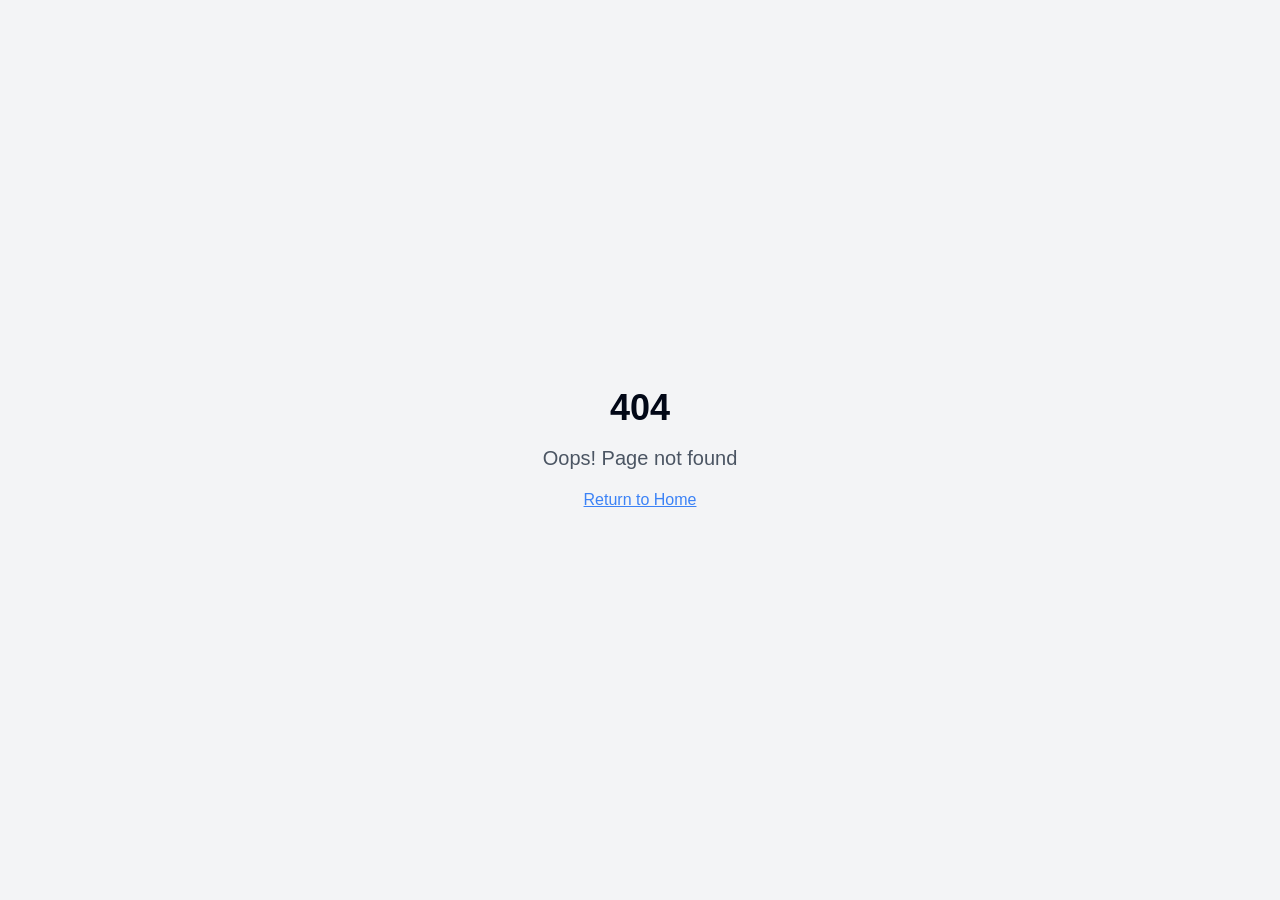
<file: index.html>
<!DOCTYPE html>
<html lang="pt-BR">
  <head>
    <meta charset="UTF-8" />
    <meta name="viewport" content="width=device-width, initial-scale=1.0" />
    <title>Capibots - Equipe de Robótica Infantil</title>
    <meta name="description" content="Equipe Capibots - Unidos como capivaras, espertos como robôs! Robótica educacional para crianças de 9 e 10 anos." />
    <meta name="author" content="Equipe Capibots" />
    <meta name="keywords" content="robótica, educação, crianças, STEM, tecnologia, TBR 2025" />

    <meta property="og:title" content="Capibots - Equipe de Robótica Infantil" />
    <meta property="og:description" content="Unidos como capivaras, espertos como robôs! Conheça nossa equipe de robótica educacional." />
    <meta property="og:type" content="website" />
    <meta property="og:image" content="https://lovable.dev/opengraph-image-p98pqg.png" />

    <meta name="twitter:card" content="summary_large_image" />
    <meta name="twitter:site" content="@equipecapibots" />
    <meta name="twitter:image" content="https://lovable.dev/opengraph-image-p98pqg.png" />

    <link rel="icon" href="/lovable-uploads/b61c479b-20cc-4f10-a78f-3e1eed742e8e.png" type="image/png">
    <script type="module" crossorigin src="/assets/index-CT6quVbf.js"></script>
    <link rel="stylesheet" crossorigin href="/assets/index-l_AFDNn7.css">
  </head>

  <body>
    <div id="root"></div>
  </body>
</html>
</file>
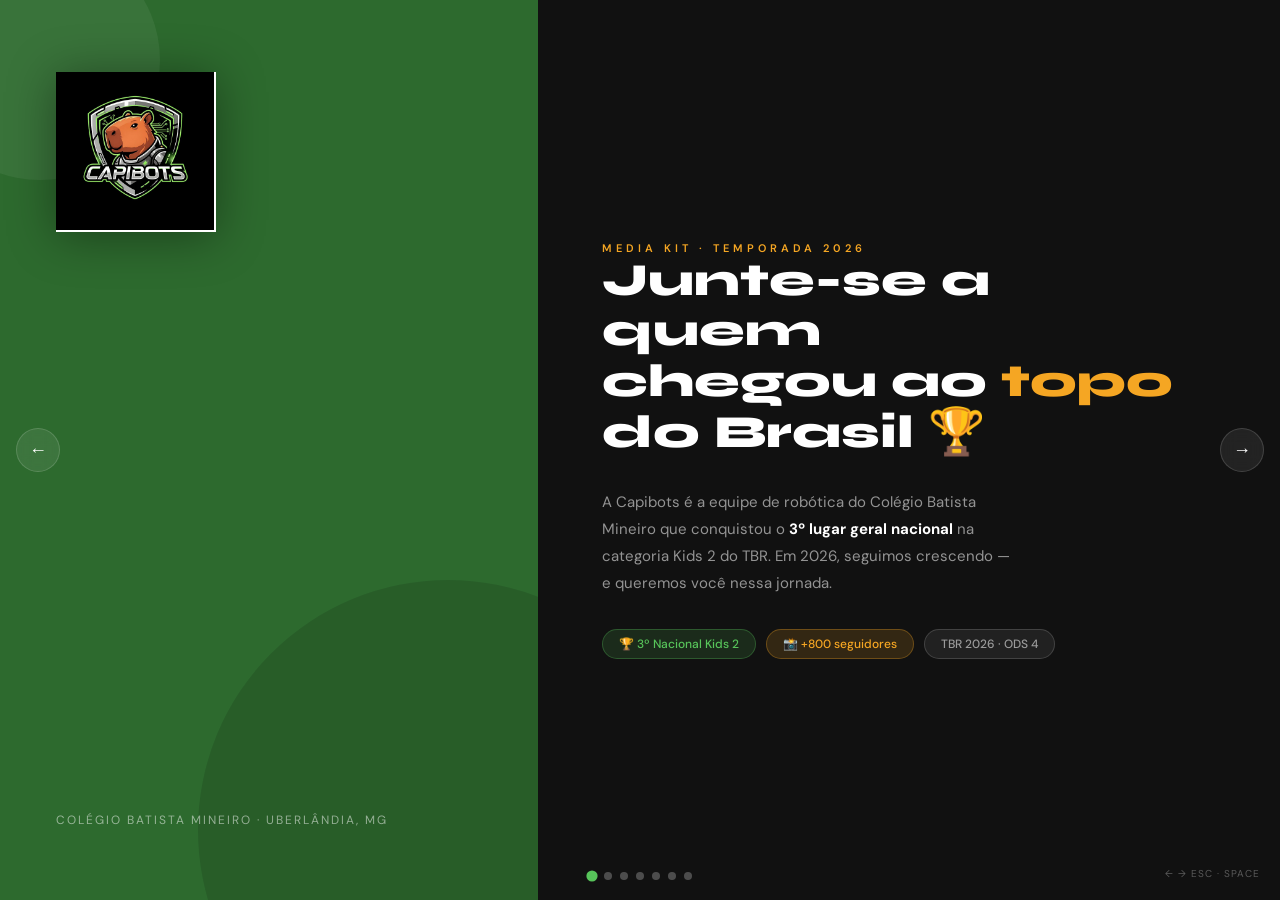
<file: mediakit/2026/index.html>
<!DOCTYPE html>
<html lang="pt-BR">
<head>
<meta charset="UTF-8">
<meta name="viewport" content="width=device-width, initial-scale=1.0">
<title>Media Kit Capibots 2026</title>
<link href="https://fonts.googleapis.com/css2?family=Syne:wght@400;600;700;800&family=DM+Sans:ital,wght@0,300;0,400;0,500;1,300&display=swap" rel="stylesheet">
<style>
*,*::before,*::after{box-sizing:border-box;margin:0;padding:0}
:root{
  --green:#2D6A2E;--green-light:#57C45A;--orange:#E07B1A;--orange-light:#F5A623;
  --cream:#FDF8F0;--dark:#111111;--gray:#5A5A5A;
  --master:#0D0D1A;--ouro:#C8960C;--prata:#6B7280;--bronze:#9B5B2A;
}
html,body{width:100%;height:100%;overflow:hidden;font-family:'DM Sans',sans-serif;background:#000;color:#fff}

/* ═══ PRESENTATION SHELL ═══ */
#presentation{
  width:100vw;height:100vh;position:relative;overflow:hidden;
}
.slide{
  position:absolute;inset:0;
  display:flex;flex-direction:column;
  opacity:0;pointer-events:none;
  transition:opacity 0.55s ease, transform 0.55s ease;
  transform:translateX(60px);
  overflow:hidden;
}
.slide.active{opacity:1;pointer-events:all;transform:translateX(0)}
.slide.exit-left{opacity:0;transform:translateX(-60px)}

/* NAV CONTROLS */
#nav-prev,#nav-next{
  position:fixed;top:50%;z-index:200;
  background:rgba(255,255,255,0.08);border:1px solid rgba(255,255,255,0.15);
  color:white;cursor:pointer;font-size:18px;
  width:44px;height:44px;border-radius:50%;
  display:flex;align-items:center;justify-content:center;
  transform:translateY(-50%);
  transition:background 0.2s;
  backdrop-filter:blur(8px);
}
#nav-prev{left:16px}#nav-next{right:16px}
#nav-prev:hover,#nav-next:hover{background:rgba(255,255,255,0.18)}

#slide-counter{
  position:fixed;bottom:20px;left:50%;transform:translateX(-50%);
  z-index:200;display:flex;gap:8px;align-items:center;
}
.dot{
  width:8px;height:8px;border-radius:50%;
  background:rgba(255,255,255,0.25);cursor:pointer;
  transition:all 0.3s;border:none;
}
.dot.active{background:var(--green-light);transform:scale(1.4)}

#progress{
  position:fixed;top:0;left:0;height:3px;
  background:linear-gradient(90deg,var(--green),var(--orange));
  z-index:300;transition:width 0.4s ease;
}

/* ═══════════════════════════
   SLIDE 1 — CAPA
═══════════════════════════ */
.s1{
  background:var(--dark);
  flex-direction:row;
}
.s1-left{
  width:42%;background:var(--green);
  display:flex;flex-direction:column;justify-content:space-between;
  padding:72px 56px;position:relative;overflow:hidden;flex-shrink:0;
}
.s1-left::before{
  content:'';position:absolute;
  width:500px;height:500px;border-radius:50%;
  background:rgba(0,0,0,0.12);bottom:-180px;right:-160px;
}
.s1-left::after{
  content:'';position:absolute;
  width:240px;height:240px;border-radius:50%;
  background:rgba(255,255,255,0.06);top:-60px;left:-80px;
}
.s1-logo{position:relative;z-index:2;display:flex;flex-direction:column;align-items:flex-start;gap:16px}
.s1-logo img{width:160px;height:160px;object-fit:contain;filter:drop-shadow(0 4px 24px rgba(0,0,0,0.4))}
.s1-school{position:relative;z-index:2;font-size:12px;letter-spacing:2px;text-transform:uppercase;color:rgba(255,255,255,0.5)}
.s1-right{
  flex:1;display:flex;flex-direction:column;justify-content:center;
  padding:72px 64px;gap:32px;
}
.s1-label{font-size:11px;letter-spacing:4px;text-transform:uppercase;color:var(--orange-light);font-weight:600}
.s1-headline{font-family:'Syne',sans-serif;font-size:46px;font-weight:800;line-height:1.1;color:white}
.s1-headline span{color:var(--orange-light)}
.s1-desc{font-size:15px;line-height:1.8;color:rgba(255,255,255,0.55);max-width:420px}
.s1-badges{display:flex;flex-wrap:wrap;gap:10px}
.badge{padding:6px 16px;border-radius:20px;font-size:12px;font-weight:500}
.bg{background:rgba(87,196,90,0.15);color:var(--green-light);border:1px solid rgba(87,196,90,0.3)}
.bo{background:rgba(245,166,35,0.15);color:var(--orange-light);border:1px solid rgba(245,166,35,0.3)}
.bw{background:rgba(255,255,255,0.07);color:rgba(255,255,255,0.55);border:1px solid rgba(255,255,255,0.15)}

/* ═══════════════════════════
   SLIDE 2 — QUEM SOMOS
═══════════════════════════ */
.s2{background:#fff;color:var(--dark);flex-direction:column;justify-content:center;padding:60px 80px}
.sec-label{font-size:11px;letter-spacing:4px;text-transform:uppercase;color:var(--orange);font-weight:600;margin-bottom:14px}
.sec-title{font-family:'Syne',sans-serif;font-size:44px;font-weight:800;line-height:1.1;color:var(--dark);margin-bottom:36px}
.sec-title .hl{color:var(--green)}
.s2-grid{display:grid;grid-template-columns:1.1fr 0.9fr;gap:60px;align-items:start}
.quem-text{font-size:15px;line-height:1.75;color:var(--gray);margin-bottom:20px}
.stats{display:grid;grid-template-columns:1fr 1fr;gap:16px;margin-top:8px}
.stat-card{background:var(--cream);border-radius:14px;padding:20px;border-left:4px solid var(--green)}
.stat-n{font-family:'Syne',sans-serif;font-size:32px;font-weight:800;color:var(--green);line-height:1}
.stat-l{font-size:12px;color:var(--gray);margin-top:3px}
.values{display:flex;flex-direction:column;gap:14px}
.vi{display:flex;align-items:flex-start;gap:14px;padding:14px 16px;border-radius:12px;background:var(--cream)}
.vi-icon{width:38px;height:38px;border-radius:9px;background:var(--green);display:flex;align-items:center;justify-content:center;font-size:17px;flex-shrink:0}
.vi-t{font-weight:600;font-size:13px;margin-bottom:2px;color:var(--dark)}
.vi-d{font-size:12px;color:var(--gray);line-height:1.4}

/* ═══════════════════════════
   SLIDE 3 — CONQUISTAS
═══════════════════════════ */
.s3{background:var(--dark);color:white;padding:52px 80px;flex-direction:column;justify-content:center}
.s3-grid{display:grid;grid-template-columns:1fr 1fr 1fr;grid-template-rows:auto auto;gap:18px;margin-top:28px}
.tc{border-radius:18px;padding:26px 24px;position:relative;overflow:hidden;transition:transform 0.25s}
.tc:hover{transform:translateY(-3px)}
.tc.nat{
  background:linear-gradient(135deg,#1A1A2E,#0D0D1A);
  border:1px solid rgba(200,150,12,0.5);
  grid-column:1/-1;display:grid;grid-template-columns:auto 1fr;gap:36px;align-items:center;
  padding:32px 36px;
}
.tc.int{background:linear-gradient(135deg,#1E3A1E,#122012);border:1px solid rgba(87,196,90,0.3)}
.tc.reg{background:linear-gradient(135deg,#2D2010,#1A1000);border:1px solid rgba(245,166,35,0.35)}
.tc.ext{background:rgba(255,255,255,0.04);border:1px solid rgba(255,255,255,0.1)}
.tc-icon{font-size:52px}
.tc-icon.big{font-size:88px}
.nat-badge{
  display:inline-flex;align-items:center;gap:8px;
  background:rgba(200,150,12,0.15);border:1px solid rgba(200,150,12,0.4);
  color:var(--ouro);font-size:10px;font-weight:700;letter-spacing:2px;text-transform:uppercase;
  padding:5px 12px;border-radius:20px;margin-bottom:12px;
}
.tc-place{font-size:10px;letter-spacing:3px;text-transform:uppercase;color:var(--orange-light);margin-bottom:6px;font-weight:500}
.tc-name{font-family:'Syne',sans-serif;font-size:20px;font-weight:700;line-height:1.2;margin-bottom:6px}
.tc-name.big{font-size:30px}
.tc-desc{font-size:12px;color:rgba(255,255,255,0.5);line-height:1.5}

/* ═══════════════════════════
   SLIDE 4 — VISIBILIDADE
═══════════════════════════ */
.s4{background:var(--cream);color:var(--dark);padding:52px 80px;flex-direction:column;justify-content:center}
.s4-grid{display:grid;grid-template-columns:1fr 1fr;gap:48px;align-items:center;margin-top:28px}
.metrics{display:flex;flex-direction:column;gap:16px}
.mr{
  display:flex;align-items:center;gap:18px;
  padding:18px 22px;background:#fff;border-radius:14px;
  box-shadow:0 2px 12px rgba(0,0,0,0.06);
}
.mi{width:46px;height:46px;border-radius:11px;display:flex;align-items:center;justify-content:center;font-size:20px;flex-shrink:0}
.mi.ig{background:linear-gradient(135deg,#f09433,#e6683c,#dc2743,#cc2366,#bc1888)}
.mi.gr{background:linear-gradient(135deg,#2D6A2E,#4CAF50)}
.mi.tv{background:linear-gradient(135deg,#1A1A2E,#3A3A6E)}
.mi.sc{background:linear-gradient(135deg,#9B5B2A,#C8960C)}
.mv{font-family:'Syne',sans-serif;font-size:26px;font-weight:800;color:var(--dark);line-height:1}
.ml{font-size:12px;color:var(--gray);margin-top:2px}
.exp-box{background:var(--green);border-radius:22px;padding:36px;color:white}
.exp-t{font-family:'Syne',sans-serif;font-size:20px;font-weight:700;margin-bottom:18px}
.exp-i{display:flex;align-items:flex-start;gap:10px;margin-bottom:12px;font-size:13px;color:rgba(255,255,255,0.82);line-height:1.45}
.exp-i::before{content:"→";color:var(--orange-light);font-weight:700;flex-shrink:0;margin-top:1px}

/* ═══════════════════════════
   SLIDE 5 — COTAS
═══════════════════════════ */
.s5{background:#fff;color:var(--dark);padding:44px 72px 36px;flex-direction:column;justify-content:center}
.cotas{display:grid;grid-template-columns:repeat(4,1fr);gap:18px;margin-top:28px}
.cc{border-radius:18px;padding:24px 20px;display:flex;flex-direction:column;position:relative;overflow:hidden;transition:transform 0.25s,box-shadow 0.25s}
.cc:hover{transform:translateY(-5px);box-shadow:0 16px 36px rgba(0,0,0,0.12)}
.cc.master{background:var(--master);color:white}
.cc.ouro{background:linear-gradient(160deg,#FFF9E8,#FFF3CC);border:2px solid var(--ouro)}
.cc.prata{background:linear-gradient(160deg,#F5F6F7,#EAECEE);border:2px solid var(--prata)}
.cc.bronze{background:linear-gradient(160deg,#FDF0E8,#FAE0CC);border:2px solid var(--bronze)}
.ct{font-size:10px;letter-spacing:3px;text-transform:uppercase;font-weight:700;margin-bottom:5px}
.master .ct{color:var(--ouro)}.ouro .ct{color:var(--ouro)}.prata .ct{color:var(--prata)}.bronze .ct{color:var(--bronze)}
.cn{font-family:'Syne',sans-serif;font-size:26px;font-weight:800;line-height:1;margin-bottom:3px}
.master .cn{color:white}.ouro .cn{color:var(--ouro)}.prata .cn{color:var(--prata)}.bronze .cn{color:var(--bronze)}
.cv{font-size:10px;margin-bottom:12px;opacity:0.55;font-weight:500}
.cp{font-family:'Syne',sans-serif;font-size:32px;font-weight:800;line-height:1;margin-bottom:3px}
.master .cp{color:white}
.cpn{font-size:10px;opacity:0.45;margin-bottom:14px}
.cdiv{height:1px;background:rgba(0,0,0,0.08);margin:12px 0}
.master .cdiv{background:rgba(255,255,255,0.12)}
.cbs{list-style:none;display:flex;flex-direction:column;gap:9px;flex:1}
.cb{display:flex;align-items:flex-start;gap:7px;font-size:11.5px;line-height:1.35}
.master .cb{color:rgba(255,255,255,0.78)}
.cbd{width:15px;height:15px;border-radius:50%;display:flex;align-items:center;justify-content:center;font-size:8px;flex-shrink:0;margin-top:1px}
.master .cbd{background:rgba(200,150,12,0.2);color:var(--ouro)}
.ouro .cbd{background:rgba(200,150,12,0.18);color:var(--ouro)}
.prata .cbd{background:rgba(107,114,128,0.15);color:var(--prata)}
.bronze .cbd{background:rgba(155,91,42,0.15);color:var(--bronze)}
.crown-bg{position:absolute;top:-20px;right:-20px;font-size:80px;opacity:0.06;transform:rotate(15deg)}
.ctag{display:inline-block;margin-top:14px;padding:5px 12px;border-radius:20px;font-size:9px;font-weight:700;letter-spacing:1px;text-transform:uppercase;align-self:flex-start}
.master .ctag{background:rgba(200,150,12,0.18);color:var(--ouro)}
.s5-note{margin-top:16px;font-size:11px;color:var(--gray);text-align:center}

/* ═══════════════════════════
   SLIDE 6 — POR QUE APOIAR
═══════════════════════════ */
.s6{background:var(--green);color:white;padding:52px 80px;flex-direction:column;justify-content:center}
.s6 .sec-label{color:var(--orange-light)}
.s6 .sec-title{color:white}
.pq-grid{display:grid;grid-template-columns:repeat(3,1fr);gap:20px;margin-top:28px}
.pqc{background:rgba(255,255,255,0.08);border:1px solid rgba(255,255,255,0.13);border-radius:18px;padding:24px;backdrop-filter:blur(8px);transition:background 0.2s}
.pqc:hover{background:rgba(255,255,255,0.14)}
.pqi{font-size:32px;margin-bottom:12px}
.pqt{font-family:'Syne',sans-serif;font-size:16px;font-weight:700;margin-bottom:8px;color:white}
.pqd{font-size:13px;color:rgba(255,255,255,0.62);line-height:1.55}

/* ═══════════════════════════
   SLIDE 7 — CONTATO
═══════════════════════════ */
.s7{background:var(--dark);color:white;padding:60px 80px;flex-direction:column;justify-content:center}
.s7 .sec-label{color:var(--orange-light)}
.s7-grid{display:grid;grid-template-columns:1fr 1fr;gap:80px;align-items:center;margin-top:28px}
.s7-head{font-family:'Syne',sans-serif;font-size:40px;font-weight:800;line-height:1.1;margin-bottom:18px}
.s7-head .hl{color:var(--orange-light)}
.s7-desc{font-size:14px;color:rgba(255,255,255,0.48);line-height:1.7}
.s7-logo{display:flex;align-items:center;gap:18px;margin-top:28px}
.s7-logo img{width:72px;height:72px;object-fit:contain}
.s7-logoname{font-family:'Syne',sans-serif;font-size:22px;font-weight:800;color:white}
.s7-logosub{font-size:12px;color:rgba(255,255,255,0.38);letter-spacing:1.5px;text-transform:uppercase}
.links{display:flex;flex-direction:column;gap:14px}
.lnk{
  display:flex;align-items:center;gap:16px;padding:16px 22px;
  border-radius:13px;background:rgba(255,255,255,0.05);
  border:1px solid rgba(255,255,255,0.09);text-decoration:none;color:white;
  transition:background 0.2s,border-color 0.2s;font-size:14px;
}
.lnk:hover{background:rgba(255,255,255,0.1);border-color:rgba(255,255,255,0.2)}
.li{width:40px;height:40px;border-radius:9px;display:flex;align-items:center;justify-content:center;font-size:18px;flex-shrink:0}
.li.ig{background:linear-gradient(135deg,#f09433,#dc2743,#bc1888)}
.li.st{background:var(--green)}
.li.sk{background:var(--orange)}
.ll{font-size:10px;opacity:0.4;letter-spacing:1px;text-transform:uppercase}
.lv{font-weight:500;margin-top:1px}
.fn{margin-top:36px;padding-top:20px;border-top:1px solid rgba(255,255,255,0.07);font-size:11px;color:rgba(255,255,255,0.22);letter-spacing:0.5px}

/* ════════ KEYBOARD HINT ════════ */
#keyhint{
  position:fixed;bottom:20px;right:20px;z-index:300;
  font-size:10px;color:rgba(255,255,255,0.3);letter-spacing:1px;
  pointer-events:none;
}
</style>
</head>
<body>

<div id="progress"></div>
<button id="nav-prev" onclick="changeSlide(-1)">&#8592;</button>
<button id="nav-next" onclick="changeSlide(1)">&#8594;</button>
<div id="slide-counter"></div>
<div id="keyhint">← → ESC · SPACE</div>

<div id="presentation">

<!-- ══ SLIDE 1: CAPA ══ -->
<section class="slide s1 active" data-idx="0">
  <div class="s1-left">
    <div class="s1-logo">
      <img src="[data-uri]" alt="Capibots Logo">
    </div>
    <div class="s1-school">Colégio Batista Mineiro · Uberlândia, MG</div>
  </div>
  <div class="s1-right">
    <div>
      <div class="s1-label">Media Kit · Temporada 2026</div>
      <h1 class="s1-headline">Junte-se a quem<br>chegou ao <span>topo</span><br>do Brasil 🏆</h1>
    </div>
    <p class="s1-desc">A Capibots é a equipe de robótica do Colégio Batista Mineiro que conquistou o <strong style="color:white">3º lugar geral nacional</strong> na categoria Kids 2 do TBR. Em 2026, seguimos crescendo — e queremos você nessa jornada.</p>
    <div class="s1-badges">
      <span class="badge bg">🏆 3º Nacional Kids 2</span>
      <span class="badge bo">📸 +800 seguidores</span>
      <span class="badge bw">TBR 2026 · ODS 4</span>
    </div>
  </div>
</section>

<!-- ══ SLIDE 2: QUEM SOMOS ══ -->
<section class="slide s2" data-idx="1">
  <div class="sec-label">A equipe</div>
  <h2 class="sec-title">Tecnologia, <span class="hl">propósito</span><br>e muito trabalho em equipe</h2>
  <div class="s2-grid">
    <div>
      <p class="quem-text">A Capibots é formada por estudantes do Ensino Fundamental do Colégio Batista Mineiro. Competimos no Torneio Brasil de Robótica (TBR), uma das maiores competições de robótica educacional do país.</p>
      <p class="quem-text">Desenvolvemos projeto científico, robô autônomo e apresentamos soluções criativas ligadas a ODS. Em 2026, o tema é o <strong>ODS 4 — Educação, Trabalho e Sustentabilidade</strong>.</p>
      <div class="stats">
        <div class="stat-card"><div class="stat-n">10</div><div class="stat-l">integrantes ativos</div></div>
        <div class="stat-card"><div class="stat-n">3ª</div><div class="stat-l">temporada da equipe</div></div>
        <div class="stat-card"><div class="stat-n">3</div><div class="stat-l">etapas competitivas</div></div>
        <div class="stat-card"><div class="stat-n">ODS4</div><div class="stat-l">tema de 2026</div></div>
      </div>
    </div>
    <div class="values">
      <div class="vi"><div class="vi-icon">🔬</div><div><div class="vi-t">Projeto científico real</div><div class="vi-d">Pesquisa com metodologia validada por especialistas e instituições externas.</div></div></div>
      <div class="vi"><div class="vi-icon">🤖</div><div><div class="vi-t">Robótica competitiva</div><div class="vi-d">Construímos e programamos nosso robô para missões em competições nacionais.</div></div></div>
      <div class="vi"><div class="vi-icon">🌱</div><div><div class="vi-t">Impacto social e educativo</div><div class="vi-d">Levamos ciência e tecnologia para além da escola, engajando a comunidade.</div></div></div>
      <div class="vi"><div class="vi-icon">🏅</div><div><div class="vi-t">Reconhecimento nacional</div><div class="vi-d">Campeãs internas, campeãs regionais e pódio nacional. Competimos em alto nível.</div></div></div>
    </div>
  </div>
</section>

<!-- ══ SLIDE 3: CONQUISTAS ══ -->
<section class="slide s3" data-idx="2">
  <div class="sec-label" style="color:var(--orange-light)">Conquistas</div>
  <h2 class="sec-title" style="color:white;max-width:680px">Uma trajetória que prova<br>que a equipe <span style="color:var(--orange-light)">entrega resultados</span></h2>
  <div class="s3-grid">
    <div class="tc nat">
      <div class="tc-icon big">🏆</div>
      <div>
        <div class="nat-badge">⭐ Destaque principal</div>
        <div class="tc-place">Etapa Nacional · TBR · Categoria Kids 2</div>
        <div class="tc-name big">3º Lugar Geral Nacional</div>
        <div class="tc-desc">Entre todas as equipes do Brasil na categoria Kids 2, a Capibots subiu ao pódio nacional — resultado que representa o mais alto nível competitivo para estudantes do nosso nível.</div>
      </div>
    </div>
    <div class="tc int">
      <div class="tc-icon">🥇</div>
      <div class="tc-place">Torneio Interno · CBM</div>
      <div class="tc-name">Campeã Geral</div>
      <div class="tc-desc">1º lugar geral no torneio interno do Colégio Batista Mineiro, etapa inaugural da temporada.</div>
    </div>
    <div class="tc reg">
      <div class="tc-icon">🏅</div>
      <div class="tc-place">Etapa Regional · Triângulo Mineiro</div>
      <div class="tc-name">Campeã do Desafio Prático</div>
      <div class="tc-desc">1º lugar no desafio prático e 2º lugar geral na regional — garantindo vaga na etapa nacional.</div>
    </div>
    <div class="tc ext">
      <div class="tc-icon">🎖️</div>
      <div class="tc-place">Além do pódio</div>
      <div class="tc-name">Premiações nos cadernos</div>
      <div class="tc-desc">Destaques em Mérito Científico e Organização & Método. Reconhecimento pela UFU e entidades ambientais.</div>
    </div>
  </div>
</section>

<!-- ══ SLIDE 4: VISIBILIDADE ══ -->
<section class="slide s4" data-idx="3">
  <div class="sec-label">Visibilidade & alcance</div>
  <h2 class="sec-title">Sua marca onde as<br><span class="hl">pessoas nos seguem</span></h2>
  <div class="s4-grid">
    <div class="metrics">
      <div class="mr"><div class="mi ig">📸</div><div><div class="mv">+800</div><div class="ml">Seguidores no Instagram @equipecapibots</div></div></div>
      <div class="mr"><div class="mi gr">👁️</div><div><div class="mv">Milhares</div><div class="ml">de visualizações nos conteúdos publicados</div></div></div>
      <div class="mr"><div class="mi tv">📺</div><div><div class="mv">TV Paranaíba</div><div class="ml">Entrevista com repercussão regional</div></div></div>
      <div class="mr"><div class="mi sc">🎓</div><div><div class="mv">Simpósio UFU</div><div class="ml">Apresentação em evento científico universitário</div></div></div>
    </div>
    <div class="exp-box">
      <div class="exp-t">🔊 Onde sua marca aparece</div>
      <div class="exp-i">Posts e stories nas redes ao longo de toda a temporada</div>
      <div class="exp-i">Uniforme usado nas 3 etapas (interna, regional, nacional)</div>
      <div class="exp-i">Tapete de competição no campo de missões</div>
      <div class="exp-i">Cadernos oficiais entregues às bancas do TBR</div>
      <div class="exp-i">Materiais de divulgação: banners, cartazes, apresentações</div>
      <div class="exp-i">Eventos e feiras científicas com público externo</div>
      <div class="exp-i">Site oficial: capibots.com.br</div>
    </div>
  </div>
</section>

<!-- ══ SLIDE 5: COTAS ══ -->
<section class="slide s5" data-idx="4">
  <div class="sec-label">Plano de patrocínio 2026</div>
  <h2 class="sec-title" style="font-size:38px;margin-bottom:4px">Escolha sua cota e <span class="hl">faça parte da equipe</span></h2>
  <div class="cotas">
    <!-- MASTER -->
    <div class="cc master">
      <div class="crown-bg">👑</div>
      <div class="ct">⭐ Exclusiva</div>
      <div class="cn">Master</div>
      <div class="cv">Máximo de 2 vagas</div>
      <div class="cp">R$ 2.500</div>
      <div class="cpn">patrocínio único por temporada</div>
      <div class="cdiv"></div>
      <ul class="cbs">
        <li class="cb"><span class="cbd">★</span>Logo em destaque no uniforme (costas/peito)</li>
        <li class="cb"><span class="cbd">★</span>Logo em destaque no tapete de competição</li>
        <li class="cb"><span class="cbd">★</span>Post dedicado no feed do Instagram</li>
        <li class="cb"><span class="cbd">★</span>Menção verbal nas apresentações competitivas</li>
        <li class="cb"><span class="cbd">★</span>Destaque nos cadernos oficiais do TBR</li>
        <li class="cb"><span class="cbd">★</span>Certificado + foto com a equipe</li>
        <li class="cb"><span class="cbd">★</span>Destaque no site capibots.com.br</li>
      </ul>
      <span class="ctag">👑 Maior visibilidade</span>
    </div>
    <!-- OURO -->
    <div class="cc ouro">
      <div class="ct">🥇 Ouro</div>
      <div class="cn">Ouro</div>
      <div class="cv">Vagas abertas</div>
      <div class="cp" style="color:var(--ouro)">R$ 500</div>
      <div class="cpn" style="color:var(--gray)">por temporada</div>
      <div class="cdiv" style="background:rgba(200,150,12,0.2)"></div>
      <ul class="cbs">
        <li class="cb" style="color:var(--dark)"><span class="cbd">✓</span>Logo no uniforme (lateral/manga)</li>
        <li class="cb" style="color:var(--dark)"><span class="cbd">✓</span>Logo no tapete de competição</li>
        <li class="cb" style="color:var(--dark)"><span class="cbd">✓</span>Post + story no Instagram</li>
        <li class="cb" style="color:var(--dark)"><span class="cbd">✓</span>Logomarca nos cadernos oficiais</li>
        <li class="cb" style="color:var(--dark)"><span class="cbd">✓</span>Certificado de apoiador</li>
      </ul>
    </div>
    <!-- PRATA -->
    <div class="cc prata">
      <div class="ct">🥈 Prata</div>
      <div class="cn">Prata</div>
      <div class="cv">Vagas abertas</div>
      <div class="cp" style="color:var(--prata)">R$ 300</div>
      <div class="cpn" style="color:var(--gray)">por temporada</div>
      <div class="cdiv" style="background:rgba(107,114,128,0.2)"></div>
      <ul class="cbs">
        <li class="cb" style="color:var(--dark)"><span class="cbd">✓</span>Logo no tapete de competição</li>
        <li class="cb" style="color:var(--dark)"><span class="cbd">✓</span>Story de agradecimento no Instagram</li>
        <li class="cb" style="color:var(--dark)"><span class="cbd">✓</span>Logomarca nos cadernos oficiais</li>
        <li class="cb" style="color:var(--dark)"><span class="cbd">✓</span>Certificado de apoiador</li>
      </ul>
    </div>
    <!-- BRONZE -->
    <div class="cc bronze">
      <div class="ct">🥉 Bronze</div>
      <div class="cn">Bronze</div>
      <div class="cv">Vagas abertas</div>
      <div class="cp" style="color:var(--bronze)">R$ 250</div>
      <div class="cpn" style="color:var(--gray)">por temporada</div>
      <div class="cdiv" style="background:rgba(155,91,42,0.2)"></div>
      <ul class="cbs">
        <li class="cb" style="color:var(--dark)"><span class="cbd">✓</span>Menção no Instagram (story)</li>
        <li class="cb" style="color:var(--dark)"><span class="cbd">✓</span>Nome nos cadernos oficiais</li>
        <li class="cb" style="color:var(--dark)"><span class="cbd">✓</span>Certificado de apoiador</li>
      </ul>
    </div>
  </div>
  <p class="s5-note">* Valores negociáveis para apoio em produtos/serviços. Prata a R$300 para diferenciação clara em relação ao Ouro.</p>
</section>

<!-- ══ SLIDE 6: POR QUE APOIAR ══ -->
<section class="slide s6" data-idx="5">
  <div class="sec-label">Por que patrocinar a Capibots?</div>
  <h2 class="sec-title">Mais do que visibilidade —<br>é fazer parte de <span style="color:var(--orange-light)">algo real</span></h2>
  <div class="pq-grid">
    <div class="pqc"><div class="pqi">🏆</div><div class="pqt">Equipe que prova resultados</div><div class="pqd">3º lugar nacional Kids 2, campeã interna e campeã regional. Sua marca estará associada a uma equipe vencedora.</div></div>
    <div class="pqc"><div class="pqi">📱</div><div class="pqt">Alcance digital crescente</div><div class="pqd">Instagram com +800 seguidores, milhares de visualizações e conteúdo constante durante toda a temporada.</div></div>
    <div class="pqc"><div class="pqi">🧒</div><div class="pqt">Associação com educação</div><div class="pqd">Apoiar a Capibots é apoiar ciência, tecnologia e educação. Imagem positiva de responsabilidade social para sua marca.</div></div>
    <div class="pqc"><div class="pqi">🎯</div><div class="pqt">Público local engajado</div><div class="pqd">Famílias, professores e comunidade de Uberlândia acompanham de perto a equipe. Conexão genuína com o público local.</div></div>
    <div class="pqc"><div class="pqi">📺</div><div class="pqt">Repercussão na mídia</div><div class="pqd">Entrevista na TV Paranaíba, apresentação no Simpósio da UFU, conexão com redes de alcance nacional.</div></div>
    <div class="pqc"><div class="pqi">🤝</div><div class="pqt">Equipe séria e organizada</div><div class="pqd">Gestão financeira transparente, cronograma e uma equipe que cumpre o que promete — do planejamento ao pódio.</div></div>
  </div>
</section>

<!-- ══ SLIDE 7: CONTATO ══ -->
<section class="slide s7" data-idx="6">
  <div class="sec-label">Vamos conversar</div>
  <div class="s7-grid">
    <div>
      <h2 class="s7-head">Pronto para apoiar a <span class="hl">Capibots 2026?</span></h2>
      <p class="s7-desc">Entre em contato para receber mais informações, tirar dúvidas ou fechar sua cota. Também estamos abertos a apoio em produtos ou serviços, a combinar.</p>
      <div class="s7-logo">
        <img src="[data-uri]" alt="Capibots">
        <div>
          <div class="s7-logoname">Capibots</div>
          <div class="s7-logosub">Equipe de robótica · TBR 2026</div>
        </div>
      </div>
      <div class="fn">Colégio Batista Mineiro · Granja Marileusa · Uberlândia, MG</div>
    </div>
    <div class="links">
      <a class="lnk" href="https://instagram.com/equipecapibots" target="_blank">
        <div class="li ig">📸</div>
        <div><div class="ll">Instagram</div><div class="lv">@equipecapibots</div></div>
      </a>
      <a class="lnk" href="https://capibots.com.br" target="_blank">
        <div class="li st">🌐</div>
        <div><div class="ll">Site oficial</div><div class="lv">capibots.com.br</div></div>
      </a>
      <a class="lnk" href="#">
        <div class="li sk">🏫</div>
        <div><div class="ll">Escola</div><div class="lv">Colégio Batista Mineiro — Granja Marileusa</div></div>
      </a>
    </div>
  </div>
</section>

</div><!-- /presentation -->

<script>
const slides = document.querySelectorAll('.slide');
const counter = document.getElementById('slide-counter');
const progress = document.getElementById('progress');
let current = 0;
let isAnimating = false;

// Build dots
slides.forEach((_, i) => {
  const d = document.createElement('button');
  d.className = 'dot' + (i === 0 ? ' active' : '');
  d.onclick = () => goTo(i);
  counter.appendChild(d);
});
const dots = counter.querySelectorAll('.dot');

function updateUI() {
  dots.forEach((d, i) => d.classList.toggle('active', i === current));
  const pct = (current / (slides.length - 1)) * 100;
  progress.style.width = pct + '%';
}

function goTo(idx) {
  if (isAnimating || idx === current || idx < 0 || idx >= slides.length) return;
  isAnimating = true;

  const prev = slides[current];
  const next = slides[idx];
  const dir = idx > current ? 1 : -1;

  // Setup incoming slide off-screen
  next.style.transform = `translateX(${dir * 60}px)`;
  next.style.opacity = '0';
  next.style.pointerEvents = 'none';
  next.classList.remove('exit-left');
  next.classList.add('active');

  // Trigger transition
  requestAnimationFrame(() => {
    requestAnimationFrame(() => {
      next.style.transform = 'translateX(0)';
      next.style.opacity = '1';
      prev.style.transform = `translateX(${-dir * 60}px)`;
      prev.style.opacity = '0';
    });
  });

  setTimeout(() => {
    prev.classList.remove('active');
    prev.style.transform = '';
    prev.style.opacity = '';
    next.style.pointerEvents = '';
    current = idx;
    updateUI();
    isAnimating = false;
  }, 560);
}

function changeSlide(dir) { goTo(current + dir); }

// Keyboard
document.addEventListener('keydown', e => {
  if (e.key === 'ArrowRight' || e.key === ' ' || e.key === 'PageDown') { e.preventDefault(); changeSlide(1); }
  if (e.key === 'ArrowLeft' || e.key === 'PageUp') { e.preventDefault(); changeSlide(-1); }
  if (e.key === 'Home') goTo(0);
  if (e.key === 'End') goTo(slides.length - 1);
  if (e.key === 'Escape') goTo(0);
});

// Touch swipe
let tx = 0;
document.addEventListener('touchstart', e => tx = e.touches[0].clientX, {passive:true});
document.addEventListener('touchend', e => {
  const dx = tx - e.changedTouches[0].clientX;
  if (Math.abs(dx) > 50) changeSlide(dx > 0 ? 1 : -1);
}, {passive:true});

updateUI();
</script>
</body>
</html>
</file>
<file: assets/index-l_AFDNn7.css>
*,:before,:after{--tw-border-spacing-x: 0;--tw-border-spacing-y: 0;--tw-translate-x: 0;--tw-translate-y: 0;--tw-rotate: 0;--tw-skew-x: 0;--tw-skew-y: 0;--tw-scale-x: 1;--tw-scale-y: 1;--tw-pan-x: ;--tw-pan-y: ;--tw-pinch-zoom: ;--tw-scroll-snap-strictness: proximity;--tw-gradient-from-position: ;--tw-gradient-via-position: ;--tw-gradient-to-position: ;--tw-ordinal: ;--tw-slashed-zero: ;--tw-numeric-figure: ;--tw-numeric-spacing: ;--tw-numeric-fraction: ;--tw-ring-inset: ;--tw-ring-offset-width: 0px;--tw-ring-offset-color: #fff;--tw-ring-color: rgb(59 130 246 / .5);--tw-ring-offset-shadow: 0 0 #0000;--tw-ring-shadow: 0 0 #0000;--tw-shadow: 0 0 #0000;--tw-shadow-colored: 0 0 #0000;--tw-blur: ;--tw-brightness: ;--tw-contrast: ;--tw-grayscale: ;--tw-hue-rotate: ;--tw-invert: ;--tw-saturate: ;--tw-sepia: ;--tw-drop-shadow: ;--tw-backdrop-blur: ;--tw-backdrop-brightness: ;--tw-backdrop-contrast: ;--tw-backdrop-grayscale: ;--tw-backdrop-hue-rotate: ;--tw-backdrop-invert: ;--tw-backdrop-opacity: ;--tw-backdrop-saturate: ;--tw-backdrop-sepia: ;--tw-contain-size: ;--tw-contain-layout: ;--tw-contain-paint: ;--tw-contain-style: }::backdrop{--tw-border-spacing-x: 0;--tw-border-spacing-y: 0;--tw-translate-x: 0;--tw-translate-y: 0;--tw-rotate: 0;--tw-skew-x: 0;--tw-skew-y: 0;--tw-scale-x: 1;--tw-scale-y: 1;--tw-pan-x: ;--tw-pan-y: ;--tw-pinch-zoom: ;--tw-scroll-snap-strictness: proximity;--tw-gradient-from-position: ;--tw-gradient-via-position: ;--tw-gradient-to-position: ;--tw-ordinal: ;--tw-slashed-zero: ;--tw-numeric-figure: ;--tw-numeric-spacing: ;--tw-numeric-fraction: ;--tw-ring-inset: ;--tw-ring-offset-width: 0px;--tw-ring-offset-color: #fff;--tw-ring-color: rgb(59 130 246 / .5);--tw-ring-offset-shadow: 0 0 #0000;--tw-ring-shadow: 0 0 #0000;--tw-shadow: 0 0 #0000;--tw-shadow-colored: 0 0 #0000;--tw-blur: ;--tw-brightness: ;--tw-contrast: ;--tw-grayscale: ;--tw-hue-rotate: ;--tw-invert: ;--tw-saturate: ;--tw-sepia: ;--tw-drop-shadow: ;--tw-backdrop-blur: ;--tw-backdrop-brightness: ;--tw-backdrop-contrast: ;--tw-backdrop-grayscale: ;--tw-backdrop-hue-rotate: ;--tw-backdrop-invert: ;--tw-backdrop-opacity: ;--tw-backdrop-saturate: ;--tw-backdrop-sepia: ;--tw-contain-size: ;--tw-contain-layout: ;--tw-contain-paint: ;--tw-contain-style: }*,:before,:after{box-sizing:border-box;border-width:0;border-style:solid;border-color:#e5e7eb}:before,:after{--tw-content: ""}html,:host{line-height:1.5;-webkit-text-size-adjust:100%;-moz-tab-size:4;-o-tab-size:4;tab-size:4;font-family:ui-sans-serif,system-ui,sans-serif,"Apple Color Emoji","Segoe UI Emoji",Segoe UI Symbol,"Noto Color Emoji";font-feature-settings:normal;font-variation-settings:normal;-webkit-tap-highlight-color:transparent}body{margin:0;line-height:inherit}hr{height:0;color:inherit;border-top-width:1px}abbr:where([title]){-webkit-text-decoration:underline dotted;text-decoration:underline dotted}h1,h2,h3,h4,h5,h6{font-size:inherit;font-weight:inherit}a{color:inherit;text-decoration:inherit}b,strong{font-weight:bolder}code,kbd,samp,pre{font-family:ui-monospace,SFMono-Regular,Menlo,Monaco,Consolas,Liberation Mono,Courier New,monospace;font-feature-settings:normal;font-variation-settings:normal;font-size:1em}small{font-size:80%}sub,sup{font-size:75%;line-height:0;position:relative;vertical-align:baseline}sub{bottom:-.25em}sup{top:-.5em}table{text-indent:0;border-color:inherit;border-collapse:collapse}button,input,optgroup,select,textarea{font-family:inherit;font-feature-settings:inherit;font-variation-settings:inherit;font-size:100%;font-weight:inherit;line-height:inherit;letter-spacing:inherit;color:inherit;margin:0;padding:0}button,select{text-transform:none}button,input:where([type=button]),input:where([type=reset]),input:where([type=submit]){-webkit-appearance:button;background-color:transparent;background-image:none}:-moz-focusring{outline:auto}:-moz-ui-invalid{box-shadow:none}progress{vertical-align:baseline}::-webkit-inner-spin-button,::-webkit-outer-spin-button{height:auto}[type=search]{-webkit-appearance:textfield;outline-offset:-2px}::-webkit-search-decoration{-webkit-appearance:none}::-webkit-file-upload-button{-webkit-appearance:button;font:inherit}summary{display:list-item}blockquote,dl,dd,h1,h2,h3,h4,h5,h6,hr,figure,p,pre{margin:0}fieldset{margin:0;padding:0}legend{padding:0}ol,ul,menu{list-style:none;margin:0;padding:0}dialog{padding:0}textarea{resize:vertical}input::-moz-placeholder,textarea::-moz-placeholder{opacity:1;color:#9ca3af}input::placeholder,textarea::placeholder{opacity:1;color:#9ca3af}button,[role=button]{cursor:pointer}:disabled{cursor:default}img,svg,video,canvas,audio,iframe,embed,object{display:block;vertical-align:middle}img,video{max-width:100%;height:auto}[hidden]:where(:not([hidden=until-found])){display:none}:root{--background: 0 0% 100%;--foreground: 222.2 84% 4.9%;--card: 0 0% 100%;--card-foreground: 222.2 84% 4.9%;--popover: 0 0% 100%;--popover-foreground: 222.2 84% 4.9%;--primary: 25 95% 53%;--primary-foreground: 0 0% 98%;--secondary: 142 76% 36%;--secondary-foreground: 0 0% 98%;--muted: 210 40% 96.1%;--muted-foreground: 215.4 16.3% 46.9%;--accent: 142 69% 58%;--accent-foreground: 222.2 47.4% 11.2%;--destructive: 0 84.2% 60.2%;--destructive-foreground: 210 40% 98%;--border: 214.3 31.8% 91.4%;--input: 214.3 31.8% 91.4%;--ring: 25 95% 53%;--radius: .5rem}.dark{--background: 222.2 84% 4.9%;--foreground: 210 40% 98%;--card: 222.2 84% 4.9%;--card-foreground: 210 40% 98%;--popover: 222.2 84% 4.9%;--popover-foreground: 210 40% 98%;--primary: 25 95% 53%;--primary-foreground: 222.2 47.4% 11.2%;--secondary: 142 76% 36%;--secondary-foreground: 210 40% 98%;--muted: 217.2 32.6% 17.5%;--muted-foreground: 215 20.2% 65.1%;--accent: 142 69% 58%;--accent-foreground: 210 40% 98%;--destructive: 0 62.8% 30.6%;--destructive-foreground: 210 40% 98%;--border: 217.2 32.6% 17.5%;--input: 217.2 32.6% 17.5%;--ring: 212.7 26.8% 83.9%}*{border-color:hsl(var(--border))}body{background-color:hsl(var(--background));color:hsl(var(--foreground));font-family:Inter,sans-serif}.container{width:100%;margin-right:auto;margin-left:auto;padding-right:2rem;padding-left:2rem}@media (min-width: 1400px){.container{max-width:1400px}}.sr-only{position:absolute;width:1px;height:1px;padding:0;margin:-1px;overflow:hidden;clip:rect(0,0,0,0);white-space:nowrap;border-width:0}.pointer-events-none{pointer-events:none}.pointer-events-auto{pointer-events:auto}.visible{visibility:visible}.invisible{visibility:hidden}.fixed{position:fixed}.absolute{position:absolute}.relative{position:relative}.sticky{position:sticky}.inset-0{top:0;right:0;bottom:0;left:0}.inset-x-0{left:0;right:0}.inset-y-0{top:0;bottom:0}.-bottom-12{bottom:-3rem}.-left-12{left:-3rem}.-right-12{right:-3rem}.-top-12{top:-3rem}.bottom-0{bottom:0}.left-0{left:0}.left-1{left:.25rem}.left-1\/2{left:50%}.left-2{left:.5rem}.left-4{left:1rem}.left-\[50\%\]{left:50%}.right-0{right:0}.right-1{right:.25rem}.right-2{right:.5rem}.right-3{right:.75rem}.right-4{right:1rem}.top-0{top:0}.top-1\.5{top:.375rem}.top-1\/2{top:50%}.top-2{top:.5rem}.top-3\.5{top:.875rem}.top-4{top:1rem}.top-\[1px\]{top:1px}.top-\[50\%\]{top:50%}.top-\[60\%\]{top:60%}.top-full{top:100%}.z-10{z-index:10}.z-20{z-index:20}.z-50{z-index:50}.z-\[100\]{z-index:100}.z-\[1\]{z-index:1}.-mx-1{margin-left:-.25rem;margin-right:-.25rem}.mx-2{margin-left:.5rem;margin-right:.5rem}.mx-3\.5{margin-left:.875rem;margin-right:.875rem}.mx-auto{margin-left:auto;margin-right:auto}.my-0\.5{margin-top:.125rem;margin-bottom:.125rem}.my-1{margin-top:.25rem;margin-bottom:.25rem}.-ml-4{margin-left:-1rem}.-mt-4{margin-top:-1rem}.mb-1{margin-bottom:.25rem}.mb-12{margin-bottom:3rem}.mb-2{margin-bottom:.5rem}.mb-3{margin-bottom:.75rem}.mb-4{margin-bottom:1rem}.mb-6{margin-bottom:1.5rem}.mb-8{margin-bottom:2rem}.ml-1{margin-left:.25rem}.ml-2{margin-left:.5rem}.ml-4{margin-left:1rem}.ml-auto{margin-left:auto}.mr-1{margin-right:.25rem}.mr-2{margin-right:.5rem}.mr-3{margin-right:.75rem}.mt-0\.5{margin-top:.125rem}.mt-1\.5{margin-top:.375rem}.mt-12{margin-top:3rem}.mt-16{margin-top:4rem}.mt-2{margin-top:.5rem}.mt-24{margin-top:6rem}.mt-4{margin-top:1rem}.mt-6{margin-top:1.5rem}.mt-8{margin-top:2rem}.mt-auto{margin-top:auto}.line-clamp-2{overflow:hidden;display:-webkit-box;-webkit-box-orient:vertical;-webkit-line-clamp:2}.line-clamp-3{overflow:hidden;display:-webkit-box;-webkit-box-orient:vertical;-webkit-line-clamp:3}.block{display:block}.inline-block{display:inline-block}.flex{display:flex}.inline-flex{display:inline-flex}.table{display:table}.grid{display:grid}.hidden{display:none}.aspect-square{aspect-ratio:1 / 1}.aspect-video{aspect-ratio:16 / 9}.size-4{width:1rem;height:1rem}.h-1\.5{height:.375rem}.h-10{height:2.5rem}.h-11{height:2.75rem}.h-12{height:3rem}.h-16{height:4rem}.h-2{height:.5rem}.h-2\.5{height:.625rem}.h-20{height:5rem}.h-3{height:.75rem}.h-3\.5{height:.875rem}.h-4{height:1rem}.h-40{height:10rem}.h-48{height:12rem}.h-5{height:1.25rem}.h-6{height:1.5rem}.h-64{height:16rem}.h-7{height:1.75rem}.h-8{height:2rem}.h-9{height:2.25rem}.h-\[1px\]{height:1px}.h-\[var\(--radix-navigation-menu-viewport-height\)\]{height:var(--radix-navigation-menu-viewport-height)}.h-\[var\(--radix-select-trigger-height\)\]{height:var(--radix-select-trigger-height)}.h-auto{height:auto}.h-full{height:100%}.h-px{height:1px}.h-svh{height:100svh}.max-h-96{max-height:24rem}.max-h-\[300px\]{max-height:300px}.max-h-screen{max-height:100vh}.min-h-0{min-height:0px}.min-h-\[80px\]{min-height:80px}.min-h-screen{min-height:100vh}.min-h-svh{min-height:100svh}.w-0{width:0px}.w-1{width:.25rem}.w-10{width:2.5rem}.w-11{width:2.75rem}.w-12{width:3rem}.w-16{width:4rem}.w-2{width:.5rem}.w-2\.5{width:.625rem}.w-20{width:5rem}.w-3{width:.75rem}.w-3\.5{width:.875rem}.w-3\/4{width:75%}.w-4{width:1rem}.w-5{width:1.25rem}.w-6{width:1.5rem}.w-64{width:16rem}.w-7{width:1.75rem}.w-72{width:18rem}.w-8{width:2rem}.w-9{width:2.25rem}.w-\[--sidebar-width\]{width:var(--sidebar-width)}.w-\[100px\]{width:100px}.w-\[1px\]{width:1px}.w-auto{width:auto}.w-full{width:100%}.w-max{width:-moz-max-content;width:max-content}.w-px{width:1px}.min-w-0{min-width:0px}.min-w-5{min-width:1.25rem}.min-w-\[12rem\]{min-width:12rem}.min-w-\[8rem\]{min-width:8rem}.min-w-\[var\(--radix-select-trigger-width\)\]{min-width:var(--radix-select-trigger-width)}.max-w-2xl{max-width:42rem}.max-w-3xl{max-width:48rem}.max-w-4xl{max-width:56rem}.max-w-6xl{max-width:72rem}.max-w-\[--skeleton-width\]{max-width:var(--skeleton-width)}.max-w-lg{max-width:32rem}.max-w-max{max-width:-moz-max-content;max-width:max-content}.max-w-none{max-width:none}.flex-1{flex:1 1 0%}.flex-shrink-0,.shrink-0{flex-shrink:0}.grow{flex-grow:1}.grow-0{flex-grow:0}.basis-full{flex-basis:100%}.caption-bottom{caption-side:bottom}.border-collapse{border-collapse:collapse}.-translate-x-1\/2{--tw-translate-x: -50%;transform:translate(var(--tw-translate-x),var(--tw-translate-y)) rotate(var(--tw-rotate)) skew(var(--tw-skew-x)) skewY(var(--tw-skew-y)) scaleX(var(--tw-scale-x)) scaleY(var(--tw-scale-y))}.-translate-x-px{--tw-translate-x: -1px;transform:translate(var(--tw-translate-x),var(--tw-translate-y)) rotate(var(--tw-rotate)) skew(var(--tw-skew-x)) skewY(var(--tw-skew-y)) scaleX(var(--tw-scale-x)) scaleY(var(--tw-scale-y))}.-translate-y-1\/2{--tw-translate-y: -50%;transform:translate(var(--tw-translate-x),var(--tw-translate-y)) rotate(var(--tw-rotate)) skew(var(--tw-skew-x)) skewY(var(--tw-skew-y)) scaleX(var(--tw-scale-x)) scaleY(var(--tw-scale-y))}.translate-x-\[-50\%\]{--tw-translate-x: -50%;transform:translate(var(--tw-translate-x),var(--tw-translate-y)) rotate(var(--tw-rotate)) skew(var(--tw-skew-x)) skewY(var(--tw-skew-y)) scaleX(var(--tw-scale-x)) scaleY(var(--tw-scale-y))}.translate-x-px{--tw-translate-x: 1px;transform:translate(var(--tw-translate-x),var(--tw-translate-y)) rotate(var(--tw-rotate)) skew(var(--tw-skew-x)) skewY(var(--tw-skew-y)) scaleX(var(--tw-scale-x)) scaleY(var(--tw-scale-y))}.translate-y-\[-50\%\]{--tw-translate-y: -50%;transform:translate(var(--tw-translate-x),var(--tw-translate-y)) rotate(var(--tw-rotate)) skew(var(--tw-skew-x)) skewY(var(--tw-skew-y)) scaleX(var(--tw-scale-x)) scaleY(var(--tw-scale-y))}.rotate-45{--tw-rotate: 45deg;transform:translate(var(--tw-translate-x),var(--tw-translate-y)) rotate(var(--tw-rotate)) skew(var(--tw-skew-x)) skewY(var(--tw-skew-y)) scaleX(var(--tw-scale-x)) scaleY(var(--tw-scale-y))}.rotate-90{--tw-rotate: 90deg;transform:translate(var(--tw-translate-x),var(--tw-translate-y)) rotate(var(--tw-rotate)) skew(var(--tw-skew-x)) skewY(var(--tw-skew-y)) scaleX(var(--tw-scale-x)) scaleY(var(--tw-scale-y))}.transform{transform:translate(var(--tw-translate-x),var(--tw-translate-y)) rotate(var(--tw-rotate)) skew(var(--tw-skew-x)) skewY(var(--tw-skew-y)) scaleX(var(--tw-scale-x)) scaleY(var(--tw-scale-y))}@keyframes bounce-gentle{0%,to{transform:translateY(0)}50%{transform:translateY(-10px)}}.animate-bounce-gentle{animation:bounce-gentle 2s infinite}@keyframes fade-in{0%{opacity:0;transform:translateY(20px)}to{opacity:1;transform:translateY(0)}}.animate-fade-in{animation:fade-in .6s ease-out}@keyframes pulse{50%{opacity:.5}}.animate-pulse{animation:pulse 2s cubic-bezier(.4,0,.6,1) infinite}.cursor-default{cursor:default}.cursor-pointer{cursor:pointer}.touch-none{touch-action:none}.select-none{-webkit-user-select:none;-moz-user-select:none;user-select:none}.list-none{list-style-type:none}.grid-cols-1{grid-template-columns:repeat(1,minmax(0,1fr))}.grid-cols-2{grid-template-columns:repeat(2,minmax(0,1fr))}.flex-row{flex-direction:row}.flex-col{flex-direction:column}.flex-col-reverse{flex-direction:column-reverse}.flex-wrap{flex-wrap:wrap}.items-start{align-items:flex-start}.items-end{align-items:flex-end}.items-center{align-items:center}.items-stretch{align-items:stretch}.justify-center{justify-content:center}.justify-between{justify-content:space-between}.gap-1{gap:.25rem}.gap-1\.5{gap:.375rem}.gap-12{gap:3rem}.gap-2{gap:.5rem}.gap-3{gap:.75rem}.gap-4{gap:1rem}.gap-6{gap:1.5rem}.gap-8{gap:2rem}.space-x-1>:not([hidden])~:not([hidden]){--tw-space-x-reverse: 0;margin-right:calc(.25rem * var(--tw-space-x-reverse));margin-left:calc(.25rem * calc(1 - var(--tw-space-x-reverse)))}.space-x-2>:not([hidden])~:not([hidden]){--tw-space-x-reverse: 0;margin-right:calc(.5rem * var(--tw-space-x-reverse));margin-left:calc(.5rem * calc(1 - var(--tw-space-x-reverse)))}.space-x-3>:not([hidden])~:not([hidden]){--tw-space-x-reverse: 0;margin-right:calc(.75rem * var(--tw-space-x-reverse));margin-left:calc(.75rem * calc(1 - var(--tw-space-x-reverse)))}.space-x-4>:not([hidden])~:not([hidden]){--tw-space-x-reverse: 0;margin-right:calc(1rem * var(--tw-space-x-reverse));margin-left:calc(1rem * calc(1 - var(--tw-space-x-reverse)))}.space-x-8>:not([hidden])~:not([hidden]){--tw-space-x-reverse: 0;margin-right:calc(2rem * var(--tw-space-x-reverse));margin-left:calc(2rem * calc(1 - var(--tw-space-x-reverse)))}.space-y-1>:not([hidden])~:not([hidden]){--tw-space-y-reverse: 0;margin-top:calc(.25rem * calc(1 - var(--tw-space-y-reverse)));margin-bottom:calc(.25rem * var(--tw-space-y-reverse))}.space-y-1\.5>:not([hidden])~:not([hidden]){--tw-space-y-reverse: 0;margin-top:calc(.375rem * calc(1 - var(--tw-space-y-reverse)));margin-bottom:calc(.375rem * var(--tw-space-y-reverse))}.space-y-2>:not([hidden])~:not([hidden]){--tw-space-y-reverse: 0;margin-top:calc(.5rem * calc(1 - var(--tw-space-y-reverse)));margin-bottom:calc(.5rem * var(--tw-space-y-reverse))}.space-y-4>:not([hidden])~:not([hidden]){--tw-space-y-reverse: 0;margin-top:calc(1rem * calc(1 - var(--tw-space-y-reverse)));margin-bottom:calc(1rem * var(--tw-space-y-reverse))}.space-y-6>:not([hidden])~:not([hidden]){--tw-space-y-reverse: 0;margin-top:calc(1.5rem * calc(1 - var(--tw-space-y-reverse)));margin-bottom:calc(1.5rem * var(--tw-space-y-reverse))}.space-y-8>:not([hidden])~:not([hidden]){--tw-space-y-reverse: 0;margin-top:calc(2rem * calc(1 - var(--tw-space-y-reverse)));margin-bottom:calc(2rem * var(--tw-space-y-reverse))}.overflow-auto{overflow:auto}.overflow-hidden{overflow:hidden}.overflow-y-auto{overflow-y:auto}.overflow-x-hidden{overflow-x:hidden}.whitespace-nowrap{white-space:nowrap}.break-words{overflow-wrap:break-word}.rounded-\[2px\]{border-radius:2px}.rounded-\[inherit\]{border-radius:inherit}.rounded-full{border-radius:9999px}.rounded-lg{border-radius:var(--radius)}.rounded-md{border-radius:calc(var(--radius) - 2px)}.rounded-sm{border-radius:calc(var(--radius) - 4px)}.rounded-t-\[10px\]{border-top-left-radius:10px;border-top-right-radius:10px}.rounded-tl-sm{border-top-left-radius:calc(var(--radius) - 4px)}.border{border-width:1px}.border-2{border-width:2px}.border-\[1\.5px\]{border-width:1.5px}.border-y{border-top-width:1px;border-bottom-width:1px}.border-b{border-bottom-width:1px}.border-l{border-left-width:1px}.border-l-4{border-left-width:4px}.border-r{border-right-width:1px}.border-t{border-top-width:1px}.border-dashed{border-style:dashed}.border-\[--color-border\]{border-color:var(--color-border)}.border-accent\/20{border-color:hsl(var(--accent) / .2)}.border-blue-200{--tw-border-opacity: 1;border-color:rgb(191 219 254 / var(--tw-border-opacity, 1))}.border-border{border-color:hsl(var(--border))}.border-border\/50{border-color:hsl(var(--border) / .5)}.border-destructive{border-color:hsl(var(--destructive))}.border-destructive\/50{border-color:hsl(var(--destructive) / .5)}.border-gray-200{--tw-border-opacity: 1;border-color:rgb(229 231 235 / var(--tw-border-opacity, 1))}.border-green-200{--tw-border-opacity: 1;border-color:rgb(187 247 208 / var(--tw-border-opacity, 1))}.border-input{border-color:hsl(var(--input))}.border-orange-200{--tw-border-opacity: 1;border-color:rgb(254 215 170 / var(--tw-border-opacity, 1))}.border-pink-200{--tw-border-opacity: 1;border-color:rgb(251 207 232 / var(--tw-border-opacity, 1))}.border-primary{border-color:hsl(var(--primary))}.border-primary\/20{border-color:hsl(var(--primary) / .2)}.border-purple-200{--tw-border-opacity: 1;border-color:rgb(233 213 255 / var(--tw-border-opacity, 1))}.border-secondary\/20{border-color:hsl(var(--secondary) / .2)}.border-transparent{border-color:transparent}.border-white{--tw-border-opacity: 1;border-color:rgb(255 255 255 / var(--tw-border-opacity, 1))}.border-white\/30{border-color:#ffffff4d}.border-yellow-200{--tw-border-opacity: 1;border-color:rgb(254 240 138 / var(--tw-border-opacity, 1))}.border-l-primary{border-left-color:hsl(var(--primary))}.border-l-secondary{border-left-color:hsl(var(--secondary))}.border-l-transparent{border-left-color:transparent}.border-t-transparent{border-top-color:transparent}.bg-\[--color-bg\]{background-color:var(--color-bg)}.bg-accent{background-color:hsl(var(--accent))}.bg-accent\/10{background-color:hsl(var(--accent) / .1)}.bg-background{background-color:hsl(var(--background))}.bg-background\/95{background-color:hsl(var(--background) / .95)}.bg-black\/20{background-color:#0003}.bg-black\/80{background-color:#000c}.bg-blue-100{--tw-bg-opacity: 1;background-color:rgb(219 234 254 / var(--tw-bg-opacity, 1))}.bg-border{background-color:hsl(var(--border))}.bg-card{background-color:hsl(var(--card))}.bg-destructive{background-color:hsl(var(--destructive))}.bg-foreground{background-color:hsl(var(--foreground))}.bg-gray-100{--tw-bg-opacity: 1;background-color:rgb(243 244 246 / var(--tw-bg-opacity, 1))}.bg-green-100{--tw-bg-opacity: 1;background-color:rgb(220 252 231 / var(--tw-bg-opacity, 1))}.bg-muted{background-color:hsl(var(--muted))}.bg-muted-foreground\/30{background-color:hsl(var(--muted-foreground) / .3)}.bg-muted\/30{background-color:hsl(var(--muted) / .3)}.bg-muted\/50{background-color:hsl(var(--muted) / .5)}.bg-orange-100{--tw-bg-opacity: 1;background-color:rgb(255 237 213 / var(--tw-bg-opacity, 1))}.bg-pink-100{--tw-bg-opacity: 1;background-color:rgb(252 231 243 / var(--tw-bg-opacity, 1))}.bg-popover{background-color:hsl(var(--popover))}.bg-primary{background-color:hsl(var(--primary))}.bg-primary\/10{background-color:hsl(var(--primary) / .1)}.bg-purple-100{--tw-bg-opacity: 1;background-color:rgb(243 232 255 / var(--tw-bg-opacity, 1))}.bg-secondary{background-color:hsl(var(--secondary))}.bg-secondary\/10{background-color:hsl(var(--secondary) / .1)}.bg-transparent{background-color:transparent}.bg-white{--tw-bg-opacity: 1;background-color:rgb(255 255 255 / var(--tw-bg-opacity, 1))}.bg-white\/20{background-color:#fff3}.bg-yellow-100{--tw-bg-opacity: 1;background-color:rgb(254 249 195 / var(--tw-bg-opacity, 1))}.bg-yellow-400{--tw-bg-opacity: 1;background-color:rgb(250 204 21 / var(--tw-bg-opacity, 1))}.bg-gradient-to-br{background-image:linear-gradient(to bottom right,var(--tw-gradient-stops))}.bg-gradient-to-r{background-image:linear-gradient(to right,var(--tw-gradient-stops))}.from-primary{--tw-gradient-from: hsl(var(--primary)) var(--tw-gradient-from-position);--tw-gradient-to: hsl(var(--primary) / 0) var(--tw-gradient-to-position);--tw-gradient-stops: var(--tw-gradient-from), var(--tw-gradient-to)}.from-primary\/10{--tw-gradient-from: hsl(var(--primary) / .1) var(--tw-gradient-from-position);--tw-gradient-to: hsl(var(--primary) / 0) var(--tw-gradient-to-position);--tw-gradient-stops: var(--tw-gradient-from), var(--tw-gradient-to)}.to-secondary{--tw-gradient-to: hsl(var(--secondary)) var(--tw-gradient-to-position)}.to-secondary\/10{--tw-gradient-to: hsl(var(--secondary) / .1) var(--tw-gradient-to-position)}.fill-current{fill:currentColor}.p-0{padding:0}.p-1{padding:.25rem}.p-2{padding:.5rem}.p-3{padding:.75rem}.p-4{padding:1rem}.p-6{padding:1.5rem}.p-8{padding:2rem}.p-\[1px\]{padding:1px}.px-1{padding-left:.25rem;padding-right:.25rem}.px-2{padding-left:.5rem;padding-right:.5rem}.px-2\.5{padding-left:.625rem;padding-right:.625rem}.px-3{padding-left:.75rem;padding-right:.75rem}.px-4{padding-left:1rem;padding-right:1rem}.px-5{padding-left:1.25rem;padding-right:1.25rem}.px-8{padding-left:2rem;padding-right:2rem}.py-0\.5{padding-top:.125rem;padding-bottom:.125rem}.py-1{padding-top:.25rem;padding-bottom:.25rem}.py-1\.5{padding-top:.375rem;padding-bottom:.375rem}.py-12{padding-top:3rem;padding-bottom:3rem}.py-16{padding-top:4rem;padding-bottom:4rem}.py-2{padding-top:.5rem;padding-bottom:.5rem}.py-20{padding-top:5rem;padding-bottom:5rem}.py-3{padding-top:.75rem;padding-bottom:.75rem}.py-4{padding-top:1rem;padding-bottom:1rem}.py-6{padding-top:1.5rem;padding-bottom:1.5rem}.py-8{padding-top:2rem;padding-bottom:2rem}.pb-3{padding-bottom:.75rem}.pb-4{padding-bottom:1rem}.pl-2\.5{padding-left:.625rem}.pl-4{padding-left:1rem}.pl-8{padding-left:2rem}.pr-2{padding-right:.5rem}.pr-2\.5{padding-right:.625rem}.pr-8{padding-right:2rem}.pt-0{padding-top:0}.pt-1{padding-top:.25rem}.pt-3{padding-top:.75rem}.pt-4{padding-top:1rem}.pt-8{padding-top:2rem}.text-left{text-align:left}.text-center{text-align:center}.text-right{text-align:right}.align-middle{vertical-align:middle}.font-mono{font-family:ui-monospace,SFMono-Regular,Menlo,Monaco,Consolas,Liberation Mono,Courier New,monospace}.text-2xl{font-size:1.5rem;line-height:2rem}.text-3xl{font-size:1.875rem;line-height:2.25rem}.text-4xl{font-size:2.25rem;line-height:2.5rem}.text-5xl{font-size:3rem;line-height:1}.text-6xl{font-size:3.75rem;line-height:1}.text-8xl{font-size:6rem;line-height:1}.text-\[0\.8rem\]{font-size:.8rem}.text-base{font-size:1rem;line-height:1.5rem}.text-lg{font-size:1.125rem;line-height:1.75rem}.text-sm{font-size:.875rem;line-height:1.25rem}.text-xl{font-size:1.25rem;line-height:1.75rem}.text-xs{font-size:.75rem;line-height:1rem}.font-bold{font-weight:700}.font-medium{font-weight:500}.font-normal{font-weight:400}.font-semibold{font-weight:600}.tabular-nums{--tw-numeric-spacing: tabular-nums;font-variant-numeric:var(--tw-ordinal) var(--tw-slashed-zero) var(--tw-numeric-figure) var(--tw-numeric-spacing) var(--tw-numeric-fraction)}.leading-none{line-height:1}.leading-relaxed{line-height:1.625}.tracking-tight{letter-spacing:-.025em}.tracking-widest{letter-spacing:.1em}.text-accent{color:hsl(var(--accent))}.text-accent-foreground{color:hsl(var(--accent-foreground))}.text-black{--tw-text-opacity: 1;color:rgb(0 0 0 / var(--tw-text-opacity, 1))}.text-blue-500{--tw-text-opacity: 1;color:rgb(59 130 246 / var(--tw-text-opacity, 1))}.text-blue-800{--tw-text-opacity: 1;color:rgb(30 64 175 / var(--tw-text-opacity, 1))}.text-card-foreground{color:hsl(var(--card-foreground))}.text-current{color:currentColor}.text-destructive{color:hsl(var(--destructive))}.text-destructive-foreground{color:hsl(var(--destructive-foreground))}.text-foreground{color:hsl(var(--foreground))}.text-foreground\/50{color:hsl(var(--foreground) / .5)}.text-gray-600{--tw-text-opacity: 1;color:rgb(75 85 99 / var(--tw-text-opacity, 1))}.text-gray-800{--tw-text-opacity: 1;color:rgb(31 41 55 / var(--tw-text-opacity, 1))}.text-green-800{--tw-text-opacity: 1;color:rgb(22 101 52 / var(--tw-text-opacity, 1))}.text-muted-foreground{color:hsl(var(--muted-foreground))}.text-orange-800{--tw-text-opacity: 1;color:rgb(154 52 18 / var(--tw-text-opacity, 1))}.text-pink-700{--tw-text-opacity: 1;color:rgb(190 24 93 / var(--tw-text-opacity, 1))}.text-popover-foreground{color:hsl(var(--popover-foreground))}.text-primary{color:hsl(var(--primary))}.text-primary-foreground{color:hsl(var(--primary-foreground))}.text-purple-600{--tw-text-opacity: 1;color:rgb(147 51 234 / var(--tw-text-opacity, 1))}.text-purple-700{--tw-text-opacity: 1;color:rgb(126 34 206 / var(--tw-text-opacity, 1))}.text-secondary{color:hsl(var(--secondary))}.text-secondary-foreground{color:hsl(var(--secondary-foreground))}.text-white{--tw-text-opacity: 1;color:rgb(255 255 255 / var(--tw-text-opacity, 1))}.text-white\/70{color:#ffffffb3}.text-white\/80{color:#fffc}.text-white\/90{color:#ffffffe6}.text-yellow-300{--tw-text-opacity: 1;color:rgb(253 224 71 / var(--tw-text-opacity, 1))}.text-yellow-800{--tw-text-opacity: 1;color:rgb(133 77 14 / var(--tw-text-opacity, 1))}.underline{text-decoration-line:underline}.underline-offset-4{text-underline-offset:4px}.opacity-0{opacity:0}.opacity-50{opacity:.5}.opacity-60{opacity:.6}.opacity-70{opacity:.7}.opacity-90{opacity:.9}.shadow-\[0_0_0_1px_hsl\(var\(--sidebar-border\)\)\]{--tw-shadow: 0 0 0 1px hsl(var(--sidebar-border));--tw-shadow-colored: 0 0 0 1px var(--tw-shadow-color);box-shadow:var(--tw-ring-offset-shadow, 0 0 #0000),var(--tw-ring-shadow, 0 0 #0000),var(--tw-shadow)}.shadow-lg{--tw-shadow: 0 10px 15px -3px rgb(0 0 0 / .1), 0 4px 6px -4px rgb(0 0 0 / .1);--tw-shadow-colored: 0 10px 15px -3px var(--tw-shadow-color), 0 4px 6px -4px var(--tw-shadow-color);box-shadow:var(--tw-ring-offset-shadow, 0 0 #0000),var(--tw-ring-shadow, 0 0 #0000),var(--tw-shadow)}.shadow-md{--tw-shadow: 0 4px 6px -1px rgb(0 0 0 / .1), 0 2px 4px -2px rgb(0 0 0 / .1);--tw-shadow-colored: 0 4px 6px -1px var(--tw-shadow-color), 0 2px 4px -2px var(--tw-shadow-color);box-shadow:var(--tw-ring-offset-shadow, 0 0 #0000),var(--tw-ring-shadow, 0 0 #0000),var(--tw-shadow)}.shadow-none{--tw-shadow: 0 0 #0000;--tw-shadow-colored: 0 0 #0000;box-shadow:var(--tw-ring-offset-shadow, 0 0 #0000),var(--tw-ring-shadow, 0 0 #0000),var(--tw-shadow)}.shadow-sm{--tw-shadow: 0 1px 2px 0 rgb(0 0 0 / .05);--tw-shadow-colored: 0 1px 2px 0 var(--tw-shadow-color);box-shadow:var(--tw-ring-offset-shadow, 0 0 #0000),var(--tw-ring-shadow, 0 0 #0000),var(--tw-shadow)}.shadow-xl{--tw-shadow: 0 20px 25px -5px rgb(0 0 0 / .1), 0 8px 10px -6px rgb(0 0 0 / .1);--tw-shadow-colored: 0 20px 25px -5px var(--tw-shadow-color), 0 8px 10px -6px var(--tw-shadow-color);box-shadow:var(--tw-ring-offset-shadow, 0 0 #0000),var(--tw-ring-shadow, 0 0 #0000),var(--tw-shadow)}.outline-none{outline:2px solid transparent;outline-offset:2px}.outline{outline-style:solid}.ring-0{--tw-ring-offset-shadow: var(--tw-ring-inset) 0 0 0 var(--tw-ring-offset-width) var(--tw-ring-offset-color);--tw-ring-shadow: var(--tw-ring-inset) 0 0 0 calc(0px + var(--tw-ring-offset-width)) var(--tw-ring-color);box-shadow:var(--tw-ring-offset-shadow),var(--tw-ring-shadow),var(--tw-shadow, 0 0 #0000)}.ring-2{--tw-ring-offset-shadow: var(--tw-ring-inset) 0 0 0 var(--tw-ring-offset-width) var(--tw-ring-offset-color);--tw-ring-shadow: var(--tw-ring-inset) 0 0 0 calc(2px + var(--tw-ring-offset-width)) var(--tw-ring-color);box-shadow:var(--tw-ring-offset-shadow),var(--tw-ring-shadow),var(--tw-shadow, 0 0 #0000)}.ring-ring{--tw-ring-color: hsl(var(--ring))}.ring-offset-background{--tw-ring-offset-color: hsl(var(--background))}.filter{filter:var(--tw-blur) var(--tw-brightness) var(--tw-contrast) var(--tw-grayscale) var(--tw-hue-rotate) var(--tw-invert) var(--tw-saturate) var(--tw-sepia) var(--tw-drop-shadow)}.backdrop-blur{--tw-backdrop-blur: blur(8px);-webkit-backdrop-filter:var(--tw-backdrop-blur) var(--tw-backdrop-brightness) var(--tw-backdrop-contrast) var(--tw-backdrop-grayscale) var(--tw-backdrop-hue-rotate) var(--tw-backdrop-invert) var(--tw-backdrop-opacity) var(--tw-backdrop-saturate) var(--tw-backdrop-sepia);backdrop-filter:var(--tw-backdrop-blur) var(--tw-backdrop-brightness) var(--tw-backdrop-contrast) var(--tw-backdrop-grayscale) var(--tw-backdrop-hue-rotate) var(--tw-backdrop-invert) var(--tw-backdrop-opacity) var(--tw-backdrop-saturate) var(--tw-backdrop-sepia)}.backdrop-filter{-webkit-backdrop-filter:var(--tw-backdrop-blur) var(--tw-backdrop-brightness) var(--tw-backdrop-contrast) var(--tw-backdrop-grayscale) var(--tw-backdrop-hue-rotate) var(--tw-backdrop-invert) var(--tw-backdrop-opacity) var(--tw-backdrop-saturate) var(--tw-backdrop-sepia);backdrop-filter:var(--tw-backdrop-blur) var(--tw-backdrop-brightness) var(--tw-backdrop-contrast) var(--tw-backdrop-grayscale) var(--tw-backdrop-hue-rotate) var(--tw-backdrop-invert) var(--tw-backdrop-opacity) var(--tw-backdrop-saturate) var(--tw-backdrop-sepia)}.transition{transition-property:color,background-color,border-color,text-decoration-color,fill,stroke,opacity,box-shadow,transform,filter,-webkit-backdrop-filter;transition-property:color,background-color,border-color,text-decoration-color,fill,stroke,opacity,box-shadow,transform,filter,backdrop-filter;transition-property:color,background-color,border-color,text-decoration-color,fill,stroke,opacity,box-shadow,transform,filter,backdrop-filter,-webkit-backdrop-filter;transition-timing-function:cubic-bezier(.4,0,.2,1);transition-duration:.15s}.transition-\[left\,right\,width\]{transition-property:left,right,width;transition-timing-function:cubic-bezier(.4,0,.2,1);transition-duration:.15s}.transition-\[margin\,opa\]{transition-property:margin,opa;transition-timing-function:cubic-bezier(.4,0,.2,1);transition-duration:.15s}.transition-\[width\,height\,padding\]{transition-property:width,height,padding;transition-timing-function:cubic-bezier(.4,0,.2,1);transition-duration:.15s}.transition-\[width\]{transition-property:width;transition-timing-function:cubic-bezier(.4,0,.2,1);transition-duration:.15s}.transition-all{transition-property:all;transition-timing-function:cubic-bezier(.4,0,.2,1);transition-duration:.15s}.transition-colors{transition-property:color,background-color,border-color,text-decoration-color,fill,stroke;transition-timing-function:cubic-bezier(.4,0,.2,1);transition-duration:.15s}.transition-opacity{transition-property:opacity;transition-timing-function:cubic-bezier(.4,0,.2,1);transition-duration:.15s}.transition-transform{transition-property:transform;transition-timing-function:cubic-bezier(.4,0,.2,1);transition-duration:.15s}.duration-1000{transition-duration:1s}.duration-200{transition-duration:.2s}.duration-300{transition-duration:.3s}.ease-in-out{transition-timing-function:cubic-bezier(.4,0,.2,1)}.ease-linear{transition-timing-function:linear}@keyframes enter{0%{opacity:var(--tw-enter-opacity, 1);transform:translate3d(var(--tw-enter-translate-x, 0),var(--tw-enter-translate-y, 0),0) scale3d(var(--tw-enter-scale, 1),var(--tw-enter-scale, 1),var(--tw-enter-scale, 1)) rotate(var(--tw-enter-rotate, 0))}}@keyframes exit{to{opacity:var(--tw-exit-opacity, 1);transform:translate3d(var(--tw-exit-translate-x, 0),var(--tw-exit-translate-y, 0),0) scale3d(var(--tw-exit-scale, 1),var(--tw-exit-scale, 1),var(--tw-exit-scale, 1)) rotate(var(--tw-exit-rotate, 0))}}.animate-in{animation-name:enter;animation-duration:.15s;--tw-enter-opacity: initial;--tw-enter-scale: initial;--tw-enter-rotate: initial;--tw-enter-translate-x: initial;--tw-enter-translate-y: initial}.fade-in-0{--tw-enter-opacity: 0}.fade-in-80{--tw-enter-opacity: .8}.zoom-in-95{--tw-enter-scale: .95}.duration-1000{animation-duration:1s}.duration-200{animation-duration:.2s}.duration-300{animation-duration:.3s}.ease-in-out{animation-timing-function:cubic-bezier(.4,0,.2,1)}.ease-linear{animation-timing-function:linear}.gradient-orange-green{background:linear-gradient(135deg,hsl(var(--primary)),hsl(var(--secondary)))}.text-gradient{background:linear-gradient(135deg,hsl(var(--primary)),hsl(var(--secondary)));-webkit-background-clip:text;-webkit-text-fill-color:transparent;background-clip:text}.file\:border-0::file-selector-button{border-width:0px}.file\:bg-transparent::file-selector-button{background-color:transparent}.file\:text-sm::file-selector-button{font-size:.875rem;line-height:1.25rem}.file\:font-medium::file-selector-button{font-weight:500}.file\:text-foreground::file-selector-button{color:hsl(var(--foreground))}.placeholder\:text-muted-foreground::-moz-placeholder{color:hsl(var(--muted-foreground))}.placeholder\:text-muted-foreground::placeholder{color:hsl(var(--muted-foreground))}.after\:absolute:after{content:var(--tw-content);position:absolute}.after\:-inset-2:after{content:var(--tw-content);top:-.5rem;right:-.5rem;bottom:-.5rem;left:-.5rem}.after\:inset-y-0:after{content:var(--tw-content);top:0;bottom:0}.after\:left-1\/2:after{content:var(--tw-content);left:50%}.after\:w-1:after{content:var(--tw-content);width:.25rem}.after\:w-\[2px\]:after{content:var(--tw-content);width:2px}.after\:-translate-x-1\/2:after{content:var(--tw-content);--tw-translate-x: -50%;transform:translate(var(--tw-translate-x),var(--tw-translate-y)) rotate(var(--tw-rotate)) skew(var(--tw-skew-x)) skewY(var(--tw-skew-y)) scaleX(var(--tw-scale-x)) scaleY(var(--tw-scale-y))}.first\:rounded-l-md:first-child{border-top-left-radius:calc(var(--radius) - 2px);border-bottom-left-radius:calc(var(--radius) - 2px)}.first\:border-l:first-child{border-left-width:1px}.last\:rounded-r-md:last-child{border-top-right-radius:calc(var(--radius) - 2px);border-bottom-right-radius:calc(var(--radius) - 2px)}.last\:border-b-0:last-child{border-bottom-width:0px}.focus-within\:relative:focus-within{position:relative}.focus-within\:z-20:focus-within{z-index:20}.hover\:-translate-y-1:hover{--tw-translate-y: -.25rem;transform:translate(var(--tw-translate-x),var(--tw-translate-y)) rotate(var(--tw-rotate)) skew(var(--tw-skew-x)) skewY(var(--tw-skew-y)) scaleX(var(--tw-scale-x)) scaleY(var(--tw-scale-y))}.hover\:-translate-y-2:hover{--tw-translate-y: -.5rem;transform:translate(var(--tw-translate-x),var(--tw-translate-y)) rotate(var(--tw-rotate)) skew(var(--tw-skew-x)) skewY(var(--tw-skew-y)) scaleX(var(--tw-scale-x)) scaleY(var(--tw-scale-y))}.hover\:bg-accent:hover{background-color:hsl(var(--accent))}.hover\:bg-destructive\/80:hover{background-color:hsl(var(--destructive) / .8)}.hover\:bg-destructive\/90:hover{background-color:hsl(var(--destructive) / .9)}.hover\:bg-muted:hover{background-color:hsl(var(--muted))}.hover\:bg-muted\/50:hover{background-color:hsl(var(--muted) / .5)}.hover\:bg-primary:hover{background-color:hsl(var(--primary))}.hover\:bg-primary\/80:hover{background-color:hsl(var(--primary) / .8)}.hover\:bg-primary\/90:hover{background-color:hsl(var(--primary) / .9)}.hover\:bg-secondary:hover{background-color:hsl(var(--secondary))}.hover\:bg-secondary\/80:hover{background-color:hsl(var(--secondary) / .8)}.hover\:bg-white:hover{--tw-bg-opacity: 1;background-color:rgb(255 255 255 / var(--tw-bg-opacity, 1))}.hover\:bg-white\/90:hover{background-color:#ffffffe6}.hover\:text-accent-foreground:hover{color:hsl(var(--accent-foreground))}.hover\:text-blue-700:hover{--tw-text-opacity: 1;color:rgb(29 78 216 / var(--tw-text-opacity, 1))}.hover\:text-foreground:hover{color:hsl(var(--foreground))}.hover\:text-muted-foreground:hover{color:hsl(var(--muted-foreground))}.hover\:text-primary:hover{color:hsl(var(--primary))}.hover\:text-primary-foreground:hover{color:hsl(var(--primary-foreground))}.hover\:underline:hover{text-decoration-line:underline}.hover\:opacity-100:hover{opacity:1}.hover\:shadow-\[0_0_0_1px_hsl\(var\(--sidebar-accent\)\)\]:hover{--tw-shadow: 0 0 0 1px hsl(var(--sidebar-accent));--tw-shadow-colored: 0 0 0 1px var(--tw-shadow-color);box-shadow:var(--tw-ring-offset-shadow, 0 0 #0000),var(--tw-ring-shadow, 0 0 #0000),var(--tw-shadow)}.hover\:shadow-lg:hover{--tw-shadow: 0 10px 15px -3px rgb(0 0 0 / .1), 0 4px 6px -4px rgb(0 0 0 / .1);--tw-shadow-colored: 0 10px 15px -3px var(--tw-shadow-color), 0 4px 6px -4px var(--tw-shadow-color);box-shadow:var(--tw-ring-offset-shadow, 0 0 #0000),var(--tw-ring-shadow, 0 0 #0000),var(--tw-shadow)}.hover\:shadow-xl:hover{--tw-shadow: 0 20px 25px -5px rgb(0 0 0 / .1), 0 8px 10px -6px rgb(0 0 0 / .1);--tw-shadow-colored: 0 20px 25px -5px var(--tw-shadow-color), 0 8px 10px -6px var(--tw-shadow-color);box-shadow:var(--tw-ring-offset-shadow, 0 0 #0000),var(--tw-ring-shadow, 0 0 #0000),var(--tw-shadow)}.focus\:bg-accent:focus{background-color:hsl(var(--accent))}.focus\:bg-primary:focus{background-color:hsl(var(--primary))}.focus\:text-accent-foreground:focus{color:hsl(var(--accent-foreground))}.focus\:text-primary-foreground:focus{color:hsl(var(--primary-foreground))}.focus\:opacity-100:focus{opacity:1}.focus\:outline-none:focus{outline:2px solid transparent;outline-offset:2px}.focus\:ring-2:focus{--tw-ring-offset-shadow: var(--tw-ring-inset) 0 0 0 var(--tw-ring-offset-width) var(--tw-ring-offset-color);--tw-ring-shadow: var(--tw-ring-inset) 0 0 0 calc(2px + var(--tw-ring-offset-width)) var(--tw-ring-color);box-shadow:var(--tw-ring-offset-shadow),var(--tw-ring-shadow),var(--tw-shadow, 0 0 #0000)}.focus\:ring-ring:focus{--tw-ring-color: hsl(var(--ring))}.focus\:ring-offset-2:focus{--tw-ring-offset-width: 2px}.focus-visible\:outline-none:focus-visible{outline:2px solid transparent;outline-offset:2px}.focus-visible\:ring-1:focus-visible{--tw-ring-offset-shadow: var(--tw-ring-inset) 0 0 0 var(--tw-ring-offset-width) var(--tw-ring-offset-color);--tw-ring-shadow: var(--tw-ring-inset) 0 0 0 calc(1px + var(--tw-ring-offset-width)) var(--tw-ring-color);box-shadow:var(--tw-ring-offset-shadow),var(--tw-ring-shadow),var(--tw-shadow, 0 0 #0000)}.focus-visible\:ring-2:focus-visible{--tw-ring-offset-shadow: var(--tw-ring-inset) 0 0 0 var(--tw-ring-offset-width) var(--tw-ring-offset-color);--tw-ring-shadow: var(--tw-ring-inset) 0 0 0 calc(2px + var(--tw-ring-offset-width)) var(--tw-ring-color);box-shadow:var(--tw-ring-offset-shadow),var(--tw-ring-shadow),var(--tw-shadow, 0 0 #0000)}.focus-visible\:ring-ring:focus-visible{--tw-ring-color: hsl(var(--ring))}.focus-visible\:ring-offset-1:focus-visible{--tw-ring-offset-width: 1px}.focus-visible\:ring-offset-2:focus-visible{--tw-ring-offset-width: 2px}.focus-visible\:ring-offset-background:focus-visible{--tw-ring-offset-color: hsl(var(--background))}.disabled\:pointer-events-none:disabled{pointer-events:none}.disabled\:cursor-not-allowed:disabled{cursor:not-allowed}.disabled\:opacity-50:disabled{opacity:.5}.group\/menu-item:focus-within .group-focus-within\/menu-item\:opacity-100{opacity:1}.group:hover .group-hover\:translate-x-1{--tw-translate-x: .25rem;transform:translate(var(--tw-translate-x),var(--tw-translate-y)) rotate(var(--tw-rotate)) skew(var(--tw-skew-x)) skewY(var(--tw-skew-y)) scaleX(var(--tw-scale-x)) scaleY(var(--tw-scale-y))}.group:hover .group-hover\:scale-110{--tw-scale-x: 1.1;--tw-scale-y: 1.1;transform:translate(var(--tw-translate-x),var(--tw-translate-y)) rotate(var(--tw-rotate)) skew(var(--tw-skew-x)) skewY(var(--tw-skew-y)) scaleX(var(--tw-scale-x)) scaleY(var(--tw-scale-y))}.group:hover .group-hover\:text-primary{color:hsl(var(--primary))}.group\/menu-item:hover .group-hover\/menu-item\:opacity-100,.group:hover .group-hover\:opacity-100{opacity:1}.group.destructive .group-\[\.destructive\]\:border-muted\/40{border-color:hsl(var(--muted) / .4)}.group.toaster .group-\[\.toaster\]\:border-border{border-color:hsl(var(--border))}.group.toast .group-\[\.toast\]\:bg-muted{background-color:hsl(var(--muted))}.group.toast .group-\[\.toast\]\:bg-primary{background-color:hsl(var(--primary))}.group.toaster .group-\[\.toaster\]\:bg-background{background-color:hsl(var(--background))}.group.destructive .group-\[\.destructive\]\:text-red-300{--tw-text-opacity: 1;color:rgb(252 165 165 / var(--tw-text-opacity, 1))}.group.toast .group-\[\.toast\]\:text-muted-foreground{color:hsl(var(--muted-foreground))}.group.toast .group-\[\.toast\]\:text-primary-foreground{color:hsl(var(--primary-foreground))}.group.toaster .group-\[\.toaster\]\:text-foreground{color:hsl(var(--foreground))}.group.toaster .group-\[\.toaster\]\:shadow-lg{--tw-shadow: 0 10px 15px -3px rgb(0 0 0 / .1), 0 4px 6px -4px rgb(0 0 0 / .1);--tw-shadow-colored: 0 10px 15px -3px var(--tw-shadow-color), 0 4px 6px -4px var(--tw-shadow-color);box-shadow:var(--tw-ring-offset-shadow, 0 0 #0000),var(--tw-ring-shadow, 0 0 #0000),var(--tw-shadow)}.group.destructive .group-\[\.destructive\]\:hover\:border-destructive\/30:hover{border-color:hsl(var(--destructive) / .3)}.group.destructive .group-\[\.destructive\]\:hover\:bg-destructive:hover{background-color:hsl(var(--destructive))}.group.destructive .group-\[\.destructive\]\:hover\:text-destructive-foreground:hover{color:hsl(var(--destructive-foreground))}.group.destructive .group-\[\.destructive\]\:hover\:text-red-50:hover{--tw-text-opacity: 1;color:rgb(254 242 242 / var(--tw-text-opacity, 1))}.group.destructive .group-\[\.destructive\]\:focus\:ring-destructive:focus{--tw-ring-color: hsl(var(--destructive))}.group.destructive .group-\[\.destructive\]\:focus\:ring-red-400:focus{--tw-ring-opacity: 1;--tw-ring-color: rgb(248 113 113 / var(--tw-ring-opacity, 1))}.group.destructive .group-\[\.destructive\]\:focus\:ring-offset-red-600:focus{--tw-ring-offset-color: #dc2626}.peer:disabled~.peer-disabled\:cursor-not-allowed{cursor:not-allowed}.peer:disabled~.peer-disabled\:opacity-70{opacity:.7}.has-\[\:disabled\]\:opacity-50:has(:disabled){opacity:.5}.group\/menu-item:has([data-sidebar=menu-action]) .group-has-\[\[data-sidebar\=menu-action\]\]\/menu-item\:pr-8{padding-right:2rem}.aria-disabled\:pointer-events-none[aria-disabled=true]{pointer-events:none}.aria-disabled\:opacity-50[aria-disabled=true]{opacity:.5}.aria-selected\:bg-accent[aria-selected=true]{background-color:hsl(var(--accent))}.aria-selected\:bg-accent\/50[aria-selected=true]{background-color:hsl(var(--accent) / .5)}.aria-selected\:text-accent-foreground[aria-selected=true]{color:hsl(var(--accent-foreground))}.aria-selected\:text-muted-foreground[aria-selected=true]{color:hsl(var(--muted-foreground))}.aria-selected\:opacity-100[aria-selected=true]{opacity:1}.aria-selected\:opacity-30[aria-selected=true]{opacity:.3}.data-\[disabled\=true\]\:pointer-events-none[data-disabled=true],.data-\[disabled\]\:pointer-events-none[data-disabled]{pointer-events:none}.data-\[panel-group-direction\=vertical\]\:h-px[data-panel-group-direction=vertical]{height:1px}.data-\[panel-group-direction\=vertical\]\:w-full[data-panel-group-direction=vertical]{width:100%}.data-\[side\=bottom\]\:translate-y-1[data-side=bottom]{--tw-translate-y: .25rem;transform:translate(var(--tw-translate-x),var(--tw-translate-y)) rotate(var(--tw-rotate)) skew(var(--tw-skew-x)) skewY(var(--tw-skew-y)) scaleX(var(--tw-scale-x)) scaleY(var(--tw-scale-y))}.data-\[side\=left\]\:-translate-x-1[data-side=left]{--tw-translate-x: -.25rem;transform:translate(var(--tw-translate-x),var(--tw-translate-y)) rotate(var(--tw-rotate)) skew(var(--tw-skew-x)) skewY(var(--tw-skew-y)) scaleX(var(--tw-scale-x)) scaleY(var(--tw-scale-y))}.data-\[side\=right\]\:translate-x-1[data-side=right]{--tw-translate-x: .25rem;transform:translate(var(--tw-translate-x),var(--tw-translate-y)) rotate(var(--tw-rotate)) skew(var(--tw-skew-x)) skewY(var(--tw-skew-y)) scaleX(var(--tw-scale-x)) scaleY(var(--tw-scale-y))}.data-\[side\=top\]\:-translate-y-1[data-side=top]{--tw-translate-y: -.25rem;transform:translate(var(--tw-translate-x),var(--tw-translate-y)) rotate(var(--tw-rotate)) skew(var(--tw-skew-x)) skewY(var(--tw-skew-y)) scaleX(var(--tw-scale-x)) scaleY(var(--tw-scale-y))}.data-\[state\=checked\]\:translate-x-5[data-state=checked]{--tw-translate-x: 1.25rem;transform:translate(var(--tw-translate-x),var(--tw-translate-y)) rotate(var(--tw-rotate)) skew(var(--tw-skew-x)) skewY(var(--tw-skew-y)) scaleX(var(--tw-scale-x)) scaleY(var(--tw-scale-y))}.data-\[state\=unchecked\]\:translate-x-0[data-state=unchecked],.data-\[swipe\=cancel\]\:translate-x-0[data-swipe=cancel]{--tw-translate-x: 0px;transform:translate(var(--tw-translate-x),var(--tw-translate-y)) rotate(var(--tw-rotate)) skew(var(--tw-skew-x)) skewY(var(--tw-skew-y)) scaleX(var(--tw-scale-x)) scaleY(var(--tw-scale-y))}.data-\[swipe\=end\]\:translate-x-\[var\(--radix-toast-swipe-end-x\)\][data-swipe=end]{--tw-translate-x: var(--radix-toast-swipe-end-x);transform:translate(var(--tw-translate-x),var(--tw-translate-y)) rotate(var(--tw-rotate)) skew(var(--tw-skew-x)) skewY(var(--tw-skew-y)) scaleX(var(--tw-scale-x)) scaleY(var(--tw-scale-y))}.data-\[swipe\=move\]\:translate-x-\[var\(--radix-toast-swipe-move-x\)\][data-swipe=move]{--tw-translate-x: var(--radix-toast-swipe-move-x);transform:translate(var(--tw-translate-x),var(--tw-translate-y)) rotate(var(--tw-rotate)) skew(var(--tw-skew-x)) skewY(var(--tw-skew-y)) scaleX(var(--tw-scale-x)) scaleY(var(--tw-scale-y))}.data-\[panel-group-direction\=vertical\]\:flex-col[data-panel-group-direction=vertical]{flex-direction:column}.data-\[active\]\:bg-accent\/50[data-active]{background-color:hsl(var(--accent) / .5)}.data-\[selected\=\'true\'\]\:bg-accent[data-selected=true]{background-color:hsl(var(--accent))}.data-\[state\=active\]\:bg-background[data-state=active]{background-color:hsl(var(--background))}.data-\[state\=checked\]\:bg-primary[data-state=checked]{background-color:hsl(var(--primary))}.data-\[state\=on\]\:bg-accent[data-state=on],.data-\[state\=open\]\:bg-accent[data-state=open]{background-color:hsl(var(--accent))}.data-\[state\=open\]\:bg-accent\/50[data-state=open]{background-color:hsl(var(--accent) / .5)}.data-\[state\=open\]\:bg-secondary[data-state=open]{background-color:hsl(var(--secondary))}.data-\[state\=selected\]\:bg-muted[data-state=selected]{background-color:hsl(var(--muted))}.data-\[state\=unchecked\]\:bg-input[data-state=unchecked]{background-color:hsl(var(--input))}.data-\[active\=true\]\:font-medium[data-active=true]{font-weight:500}.data-\[selected\=true\]\:text-accent-foreground[data-selected=true]{color:hsl(var(--accent-foreground))}.data-\[state\=active\]\:text-foreground[data-state=active]{color:hsl(var(--foreground))}.data-\[state\=checked\]\:text-primary-foreground[data-state=checked]{color:hsl(var(--primary-foreground))}.data-\[state\=on\]\:text-accent-foreground[data-state=on],.data-\[state\=open\]\:text-accent-foreground[data-state=open]{color:hsl(var(--accent-foreground))}.data-\[state\=open\]\:text-muted-foreground[data-state=open]{color:hsl(var(--muted-foreground))}.data-\[disabled\=true\]\:opacity-50[data-disabled=true],.data-\[disabled\]\:opacity-50[data-disabled]{opacity:.5}.data-\[state\=open\]\:opacity-100[data-state=open]{opacity:1}.data-\[state\=active\]\:shadow-sm[data-state=active]{--tw-shadow: 0 1px 2px 0 rgb(0 0 0 / .05);--tw-shadow-colored: 0 1px 2px 0 var(--tw-shadow-color);box-shadow:var(--tw-ring-offset-shadow, 0 0 #0000),var(--tw-ring-shadow, 0 0 #0000),var(--tw-shadow)}.data-\[swipe\=move\]\:transition-none[data-swipe=move]{transition-property:none}.data-\[state\=closed\]\:duration-300[data-state=closed]{transition-duration:.3s}.data-\[state\=open\]\:duration-500[data-state=open]{transition-duration:.5s}.data-\[motion\^\=from-\]\:animate-in[data-motion^=from-],.data-\[state\=open\]\:animate-in[data-state=open],.data-\[state\=visible\]\:animate-in[data-state=visible]{animation-name:enter;animation-duration:.15s;--tw-enter-opacity: initial;--tw-enter-scale: initial;--tw-enter-rotate: initial;--tw-enter-translate-x: initial;--tw-enter-translate-y: initial}.data-\[motion\^\=to-\]\:animate-out[data-motion^=to-],.data-\[state\=closed\]\:animate-out[data-state=closed],.data-\[state\=hidden\]\:animate-out[data-state=hidden],.data-\[swipe\=end\]\:animate-out[data-swipe=end]{animation-name:exit;animation-duration:.15s;--tw-exit-opacity: initial;--tw-exit-scale: initial;--tw-exit-rotate: initial;--tw-exit-translate-x: initial;--tw-exit-translate-y: initial}.data-\[motion\^\=from-\]\:fade-in[data-motion^=from-]{--tw-enter-opacity: 0}.data-\[motion\^\=to-\]\:fade-out[data-motion^=to-],.data-\[state\=closed\]\:fade-out-0[data-state=closed]{--tw-exit-opacity: 0}.data-\[state\=closed\]\:fade-out-80[data-state=closed]{--tw-exit-opacity: .8}.data-\[state\=hidden\]\:fade-out[data-state=hidden]{--tw-exit-opacity: 0}.data-\[state\=open\]\:fade-in-0[data-state=open],.data-\[state\=visible\]\:fade-in[data-state=visible]{--tw-enter-opacity: 0}.data-\[state\=closed\]\:zoom-out-95[data-state=closed]{--tw-exit-scale: .95}.data-\[state\=open\]\:zoom-in-90[data-state=open]{--tw-enter-scale: .9}.data-\[state\=open\]\:zoom-in-95[data-state=open]{--tw-enter-scale: .95}.data-\[motion\=from-end\]\:slide-in-from-right-52[data-motion=from-end]{--tw-enter-translate-x: 13rem}.data-\[motion\=from-start\]\:slide-in-from-left-52[data-motion=from-start]{--tw-enter-translate-x: -13rem}.data-\[motion\=to-end\]\:slide-out-to-right-52[data-motion=to-end]{--tw-exit-translate-x: 13rem}.data-\[motion\=to-start\]\:slide-out-to-left-52[data-motion=to-start]{--tw-exit-translate-x: -13rem}.data-\[side\=bottom\]\:slide-in-from-top-2[data-side=bottom]{--tw-enter-translate-y: -.5rem}.data-\[side\=left\]\:slide-in-from-right-2[data-side=left]{--tw-enter-translate-x: .5rem}.data-\[side\=right\]\:slide-in-from-left-2[data-side=right]{--tw-enter-translate-x: -.5rem}.data-\[side\=top\]\:slide-in-from-bottom-2[data-side=top]{--tw-enter-translate-y: .5rem}.data-\[state\=closed\]\:slide-out-to-bottom[data-state=closed]{--tw-exit-translate-y: 100%}.data-\[state\=closed\]\:slide-out-to-left[data-state=closed]{--tw-exit-translate-x: -100%}.data-\[state\=closed\]\:slide-out-to-left-1\/2[data-state=closed]{--tw-exit-translate-x: -50%}.data-\[state\=closed\]\:slide-out-to-right[data-state=closed],.data-\[state\=closed\]\:slide-out-to-right-full[data-state=closed]{--tw-exit-translate-x: 100%}.data-\[state\=closed\]\:slide-out-to-top[data-state=closed]{--tw-exit-translate-y: -100%}.data-\[state\=closed\]\:slide-out-to-top-\[48\%\][data-state=closed]{--tw-exit-translate-y: -48%}.data-\[state\=open\]\:slide-in-from-bottom[data-state=open]{--tw-enter-translate-y: 100%}.data-\[state\=open\]\:slide-in-from-left[data-state=open]{--tw-enter-translate-x: -100%}.data-\[state\=open\]\:slide-in-from-left-1\/2[data-state=open]{--tw-enter-translate-x: -50%}.data-\[state\=open\]\:slide-in-from-right[data-state=open]{--tw-enter-translate-x: 100%}.data-\[state\=open\]\:slide-in-from-top[data-state=open]{--tw-enter-translate-y: -100%}.data-\[state\=open\]\:slide-in-from-top-\[48\%\][data-state=open]{--tw-enter-translate-y: -48%}.data-\[state\=open\]\:slide-in-from-top-full[data-state=open]{--tw-enter-translate-y: -100%}.data-\[state\=closed\]\:duration-300[data-state=closed]{animation-duration:.3s}.data-\[state\=open\]\:duration-500[data-state=open]{animation-duration:.5s}.data-\[panel-group-direction\=vertical\]\:after\:left-0[data-panel-group-direction=vertical]:after{content:var(--tw-content);left:0}.data-\[panel-group-direction\=vertical\]\:after\:h-1[data-panel-group-direction=vertical]:after{content:var(--tw-content);height:.25rem}.data-\[panel-group-direction\=vertical\]\:after\:w-full[data-panel-group-direction=vertical]:after{content:var(--tw-content);width:100%}.data-\[panel-group-direction\=vertical\]\:after\:-translate-y-1\/2[data-panel-group-direction=vertical]:after{content:var(--tw-content);--tw-translate-y: -50%;transform:translate(var(--tw-translate-x),var(--tw-translate-y)) rotate(var(--tw-rotate)) skew(var(--tw-skew-x)) skewY(var(--tw-skew-y)) scaleX(var(--tw-scale-x)) scaleY(var(--tw-scale-y))}.data-\[panel-group-direction\=vertical\]\:after\:translate-x-0[data-panel-group-direction=vertical]:after{content:var(--tw-content);--tw-translate-x: 0px;transform:translate(var(--tw-translate-x),var(--tw-translate-y)) rotate(var(--tw-rotate)) skew(var(--tw-skew-x)) skewY(var(--tw-skew-y)) scaleX(var(--tw-scale-x)) scaleY(var(--tw-scale-y))}.group[data-collapsible=offcanvas] .group-data-\[collapsible\=offcanvas\]\:left-\[calc\(var\(--sidebar-width\)\*-1\)\]{left:calc(var(--sidebar-width) * -1)}.group[data-collapsible=offcanvas] .group-data-\[collapsible\=offcanvas\]\:right-\[calc\(var\(--sidebar-width\)\*-1\)\]{right:calc(var(--sidebar-width) * -1)}.group[data-side=left] .group-data-\[side\=left\]\:-right-4{right:-1rem}.group[data-side=right] .group-data-\[side\=right\]\:left-0{left:0}.group[data-collapsible=icon] .group-data-\[collapsible\=icon\]\:-mt-8{margin-top:-2rem}.group[data-collapsible=icon] .group-data-\[collapsible\=icon\]\:hidden{display:none}.group[data-collapsible=icon] .group-data-\[collapsible\=icon\]\:\!size-8{width:2rem!important;height:2rem!important}.group[data-collapsible=icon] .group-data-\[collapsible\=icon\]\:w-\[--sidebar-width-icon\]{width:var(--sidebar-width-icon)}.group[data-collapsible=icon] .group-data-\[collapsible\=icon\]\:w-\[calc\(var\(--sidebar-width-icon\)_\+_theme\(spacing\.4\)\)\]{width:calc(var(--sidebar-width-icon) + 1rem)}.group[data-collapsible=icon] .group-data-\[collapsible\=icon\]\:w-\[calc\(var\(--sidebar-width-icon\)_\+_theme\(spacing\.4\)_\+2px\)\]{width:calc(var(--sidebar-width-icon) + 1rem + 2px)}.group[data-collapsible=offcanvas] .group-data-\[collapsible\=offcanvas\]\:w-0{width:0px}.group[data-collapsible=offcanvas] .group-data-\[collapsible\=offcanvas\]\:translate-x-0{--tw-translate-x: 0px;transform:translate(var(--tw-translate-x),var(--tw-translate-y)) rotate(var(--tw-rotate)) skew(var(--tw-skew-x)) skewY(var(--tw-skew-y)) scaleX(var(--tw-scale-x)) scaleY(var(--tw-scale-y))}.group[data-side=right] .group-data-\[side\=right\]\:rotate-180,.group[data-state=open] .group-data-\[state\=open\]\:rotate-180{--tw-rotate: 180deg;transform:translate(var(--tw-translate-x),var(--tw-translate-y)) rotate(var(--tw-rotate)) skew(var(--tw-skew-x)) skewY(var(--tw-skew-y)) scaleX(var(--tw-scale-x)) scaleY(var(--tw-scale-y))}.group[data-collapsible=icon] .group-data-\[collapsible\=icon\]\:overflow-hidden{overflow:hidden}.group[data-variant=floating] .group-data-\[variant\=floating\]\:rounded-lg{border-radius:var(--radius)}.group[data-variant=floating] .group-data-\[variant\=floating\]\:border{border-width:1px}.group[data-side=left] .group-data-\[side\=left\]\:border-r{border-right-width:1px}.group[data-side=right] .group-data-\[side\=right\]\:border-l{border-left-width:1px}.group[data-collapsible=icon] .group-data-\[collapsible\=icon\]\:\!p-0{padding:0!important}.group[data-collapsible=icon] .group-data-\[collapsible\=icon\]\:\!p-2{padding:.5rem!important}.group[data-collapsible=icon] .group-data-\[collapsible\=icon\]\:opacity-0{opacity:0}.group[data-variant=floating] .group-data-\[variant\=floating\]\:shadow{--tw-shadow: 0 1px 3px 0 rgb(0 0 0 / .1), 0 1px 2px -1px rgb(0 0 0 / .1);--tw-shadow-colored: 0 1px 3px 0 var(--tw-shadow-color), 0 1px 2px -1px var(--tw-shadow-color);box-shadow:var(--tw-ring-offset-shadow, 0 0 #0000),var(--tw-ring-shadow, 0 0 #0000),var(--tw-shadow)}.group[data-collapsible=offcanvas] .group-data-\[collapsible\=offcanvas\]\:after\:left-full:after{content:var(--tw-content);left:100%}.peer\/menu-button[data-size=default]~.peer-data-\[size\=default\]\/menu-button\:top-1\.5{top:.375rem}.peer\/menu-button[data-size=lg]~.peer-data-\[size\=lg\]\/menu-button\:top-2\.5{top:.625rem}.peer\/menu-button[data-size=sm]~.peer-data-\[size\=sm\]\/menu-button\:top-1{top:.25rem}.peer[data-variant=inset]~.peer-data-\[variant\=inset\]\:min-h-\[calc\(100svh-theme\(spacing\.4\)\)\]{min-height:calc(100svh - 1rem)}@supports ((-webkit-backdrop-filter: var(--tw)) or (backdrop-filter: var(--tw))){.supports-\[backdrop-filter\]\:bg-background\/60{background-color:hsl(var(--background) / .6)}}.dark\:border-destructive:is(.dark *){border-color:hsl(var(--destructive))}@media (min-width: 640px){.sm\:bottom-0{bottom:0}.sm\:right-0{right:0}.sm\:top-auto{top:auto}.sm\:mt-0{margin-top:0}.sm\:flex{display:flex}.sm\:max-w-sm{max-width:24rem}.sm\:flex-row{flex-direction:row}.sm\:flex-col{flex-direction:column}.sm\:justify-end{justify-content:flex-end}.sm\:gap-2\.5{gap:.625rem}.sm\:space-x-2>:not([hidden])~:not([hidden]){--tw-space-x-reverse: 0;margin-right:calc(.5rem * var(--tw-space-x-reverse));margin-left:calc(.5rem * calc(1 - var(--tw-space-x-reverse)))}.sm\:space-x-4>:not([hidden])~:not([hidden]){--tw-space-x-reverse: 0;margin-right:calc(1rem * var(--tw-space-x-reverse));margin-left:calc(1rem * calc(1 - var(--tw-space-x-reverse)))}.sm\:space-y-0>:not([hidden])~:not([hidden]){--tw-space-y-reverse: 0;margin-top:calc(0px * calc(1 - var(--tw-space-y-reverse)));margin-bottom:calc(0px * var(--tw-space-y-reverse))}.sm\:rounded-lg{border-radius:var(--radius)}.sm\:text-left{text-align:left}.data-\[state\=open\]\:sm\:slide-in-from-bottom-full[data-state=open]{--tw-enter-translate-y: 100%}}@media (min-width: 768px){.md\:absolute{position:absolute}.md\:block{display:block}.md\:flex{display:flex}.md\:hidden{display:none}.md\:w-\[var\(--radix-navigation-menu-viewport-width\)\]{width:var(--radix-navigation-menu-viewport-width)}.md\:w-auto{width:auto}.md\:max-w-\[420px\]{max-width:420px}.md\:grid-cols-2{grid-template-columns:repeat(2,minmax(0,1fr))}.md\:grid-cols-3{grid-template-columns:repeat(3,minmax(0,1fr))}.md\:text-2xl{font-size:1.5rem;line-height:2rem}.md\:text-5xl{font-size:3rem;line-height:1}.md\:text-6xl{font-size:3.75rem;line-height:1}.md\:text-sm{font-size:.875rem;line-height:1.25rem}.md\:opacity-0{opacity:0}.after\:md\:hidden:after{content:var(--tw-content);display:none}.peer[data-variant=inset]~.md\:peer-data-\[variant\=inset\]\:m-2{margin:.5rem}.peer[data-state=collapsed][data-variant=inset]~.md\:peer-data-\[state\=collapsed\]\:peer-data-\[variant\=inset\]\:ml-2{margin-left:.5rem}.peer[data-variant=inset]~.md\:peer-data-\[variant\=inset\]\:ml-0{margin-left:0}.peer[data-variant=inset]~.md\:peer-data-\[variant\=inset\]\:rounded-xl{border-radius:.75rem}.peer[data-variant=inset]~.md\:peer-data-\[variant\=inset\]\:shadow{--tw-shadow: 0 1px 3px 0 rgb(0 0 0 / .1), 0 1px 2px -1px rgb(0 0 0 / .1);--tw-shadow-colored: 0 1px 3px 0 var(--tw-shadow-color), 0 1px 2px -1px var(--tw-shadow-color);box-shadow:var(--tw-ring-offset-shadow, 0 0 #0000),var(--tw-ring-shadow, 0 0 #0000),var(--tw-shadow)}}@media (min-width: 1024px){.lg\:col-span-2{grid-column:span 2 / span 2}.lg\:grid-cols-2{grid-template-columns:repeat(2,minmax(0,1fr))}.lg\:grid-cols-3{grid-template-columns:repeat(3,minmax(0,1fr))}.lg\:grid-cols-4{grid-template-columns:repeat(4,minmax(0,1fr))}}.\[\&\:has\(\[aria-selected\]\)\]\:bg-accent:has([aria-selected]){background-color:hsl(var(--accent))}.first\:\[\&\:has\(\[aria-selected\]\)\]\:rounded-l-md:has([aria-selected]):first-child{border-top-left-radius:calc(var(--radius) - 2px);border-bottom-left-radius:calc(var(--radius) - 2px)}.last\:\[\&\:has\(\[aria-selected\]\)\]\:rounded-r-md:has([aria-selected]):last-child{border-top-right-radius:calc(var(--radius) - 2px);border-bottom-right-radius:calc(var(--radius) - 2px)}.\[\&\:has\(\[aria-selected\]\.day-outside\)\]\:bg-accent\/50:has([aria-selected].day-outside){background-color:hsl(var(--accent) / .5)}.\[\&\:has\(\[aria-selected\]\.day-range-end\)\]\:rounded-r-md:has([aria-selected].day-range-end){border-top-right-radius:calc(var(--radius) - 2px);border-bottom-right-radius:calc(var(--radius) - 2px)}.\[\&\:has\(\[role\=checkbox\]\)\]\:pr-0:has([role=checkbox]){padding-right:0}.\[\&\>button\]\:hidden>button{display:none}.\[\&\>span\:last-child\]\:truncate>span:last-child{overflow:hidden;text-overflow:ellipsis;white-space:nowrap}.\[\&\>span\]\:line-clamp-1>span{overflow:hidden;display:-webkit-box;-webkit-box-orient:vertical;-webkit-line-clamp:1}.\[\&\>svg\+div\]\:translate-y-\[-3px\]>svg+div{--tw-translate-y: -3px;transform:translate(var(--tw-translate-x),var(--tw-translate-y)) rotate(var(--tw-rotate)) skew(var(--tw-skew-x)) skewY(var(--tw-skew-y)) scaleX(var(--tw-scale-x)) scaleY(var(--tw-scale-y))}.\[\&\>svg\]\:absolute>svg{position:absolute}.\[\&\>svg\]\:left-4>svg{left:1rem}.\[\&\>svg\]\:top-4>svg{top:1rem}.\[\&\>svg\]\:size-3\.5>svg{width:.875rem;height:.875rem}.\[\&\>svg\]\:size-4>svg{width:1rem;height:1rem}.\[\&\>svg\]\:h-2\.5>svg{height:.625rem}.\[\&\>svg\]\:h-3>svg{height:.75rem}.\[\&\>svg\]\:w-2\.5>svg{width:.625rem}.\[\&\>svg\]\:w-3>svg{width:.75rem}.\[\&\>svg\]\:shrink-0>svg{flex-shrink:0}.\[\&\>svg\]\:text-destructive>svg{color:hsl(var(--destructive))}.\[\&\>svg\]\:text-foreground>svg{color:hsl(var(--foreground))}.\[\&\>svg\]\:text-muted-foreground>svg{color:hsl(var(--muted-foreground))}.\[\&\>svg\~\*\]\:pl-7>svg~*{padding-left:1.75rem}.\[\&\>tr\]\:last\:border-b-0:last-child>tr{border-bottom-width:0px}.\[\&\[data-panel-group-direction\=vertical\]\>div\]\:rotate-90[data-panel-group-direction=vertical]>div{--tw-rotate: 90deg;transform:translate(var(--tw-translate-x),var(--tw-translate-y)) rotate(var(--tw-rotate)) skew(var(--tw-skew-x)) skewY(var(--tw-skew-y)) scaleX(var(--tw-scale-x)) scaleY(var(--tw-scale-y))}.\[\&\[data-state\=open\]\>svg\]\:rotate-180[data-state=open]>svg{--tw-rotate: 180deg;transform:translate(var(--tw-translate-x),var(--tw-translate-y)) rotate(var(--tw-rotate)) skew(var(--tw-skew-x)) skewY(var(--tw-skew-y)) scaleX(var(--tw-scale-x)) scaleY(var(--tw-scale-y))}.\[\&_\.recharts-cartesian-axis-tick_text\]\:fill-muted-foreground .recharts-cartesian-axis-tick text{fill:hsl(var(--muted-foreground))}.\[\&_\.recharts-cartesian-grid_line\[stroke\=\'\#ccc\'\]\]\:stroke-border\/50 .recharts-cartesian-grid line[stroke="#ccc"]{stroke:hsl(var(--border) / .5)}.\[\&_\.recharts-curve\.recharts-tooltip-cursor\]\:stroke-border .recharts-curve.recharts-tooltip-cursor{stroke:hsl(var(--border))}.\[\&_\.recharts-dot\[stroke\=\'\#fff\'\]\]\:stroke-transparent .recharts-dot[stroke="#fff"]{stroke:transparent}.\[\&_\.recharts-layer\]\:outline-none .recharts-layer{outline:2px solid transparent;outline-offset:2px}.\[\&_\.recharts-polar-grid_\[stroke\=\'\#ccc\'\]\]\:stroke-border .recharts-polar-grid [stroke="#ccc"]{stroke:hsl(var(--border))}.\[\&_\.recharts-radial-bar-background-sector\]\:fill-muted .recharts-radial-bar-background-sector,.\[\&_\.recharts-rectangle\.recharts-tooltip-cursor\]\:fill-muted .recharts-rectangle.recharts-tooltip-cursor{fill:hsl(var(--muted))}.\[\&_\.recharts-reference-line_\[stroke\=\'\#ccc\'\]\]\:stroke-border .recharts-reference-line [stroke="#ccc"]{stroke:hsl(var(--border))}.\[\&_\.recharts-sector\[stroke\=\'\#fff\'\]\]\:stroke-transparent .recharts-sector[stroke="#fff"]{stroke:transparent}.\[\&_\.recharts-sector\]\:outline-none .recharts-sector,.\[\&_\.recharts-surface\]\:outline-none .recharts-surface{outline:2px solid transparent;outline-offset:2px}.\[\&_\[cmdk-group-heading\]\]\:px-2 [cmdk-group-heading]{padding-left:.5rem;padding-right:.5rem}.\[\&_\[cmdk-group-heading\]\]\:py-1\.5 [cmdk-group-heading]{padding-top:.375rem;padding-bottom:.375rem}.\[\&_\[cmdk-group-heading\]\]\:text-xs [cmdk-group-heading]{font-size:.75rem;line-height:1rem}.\[\&_\[cmdk-group-heading\]\]\:font-medium [cmdk-group-heading]{font-weight:500}.\[\&_\[cmdk-group-heading\]\]\:text-muted-foreground [cmdk-group-heading]{color:hsl(var(--muted-foreground))}.\[\&_\[cmdk-group\]\:not\(\[hidden\]\)_\~\[cmdk-group\]\]\:pt-0 [cmdk-group]:not([hidden])~[cmdk-group]{padding-top:0}.\[\&_\[cmdk-group\]\]\:px-2 [cmdk-group]{padding-left:.5rem;padding-right:.5rem}.\[\&_\[cmdk-input-wrapper\]_svg\]\:h-5 [cmdk-input-wrapper] svg{height:1.25rem}.\[\&_\[cmdk-input-wrapper\]_svg\]\:w-5 [cmdk-input-wrapper] svg{width:1.25rem}.\[\&_\[cmdk-input\]\]\:h-12 [cmdk-input]{height:3rem}.\[\&_\[cmdk-item\]\]\:px-2 [cmdk-item]{padding-left:.5rem;padding-right:.5rem}.\[\&_\[cmdk-item\]\]\:py-3 [cmdk-item]{padding-top:.75rem;padding-bottom:.75rem}.\[\&_\[cmdk-item\]_svg\]\:h-5 [cmdk-item] svg{height:1.25rem}.\[\&_\[cmdk-item\]_svg\]\:w-5 [cmdk-item] svg{width:1.25rem}.\[\&_p\]\:leading-relaxed p{line-height:1.625}.\[\&_svg\]\:pointer-events-none svg{pointer-events:none}.\[\&_svg\]\:size-4 svg{width:1rem;height:1rem}.\[\&_svg\]\:shrink-0 svg{flex-shrink:0}.\[\&_tr\:last-child\]\:border-0 tr:last-child{border-width:0px}.\[\&_tr\]\:border-b tr{border-bottom-width:1px}[data-side=left][data-collapsible=offcanvas] .\[\[data-side\=left\]\[data-collapsible\=offcanvas\]_\&\]\:-right-2{right:-.5rem}[data-side=left][data-state=collapsed] .\[\[data-side\=left\]\[data-state\=collapsed\]_\&\]\:cursor-e-resize{cursor:e-resize}[data-side=left] .\[\[data-side\=left\]_\&\]\:cursor-w-resize{cursor:w-resize}[data-side=right][data-collapsible=offcanvas] .\[\[data-side\=right\]\[data-collapsible\=offcanvas\]_\&\]\:-left-2{left:-.5rem}[data-side=right][data-state=collapsed] .\[\[data-side\=right\]\[data-state\=collapsed\]_\&\]\:cursor-w-resize{cursor:w-resize}[data-side=right] .\[\[data-side\=right\]_\&\]\:cursor-e-resize{cursor:e-resize}
</file>
